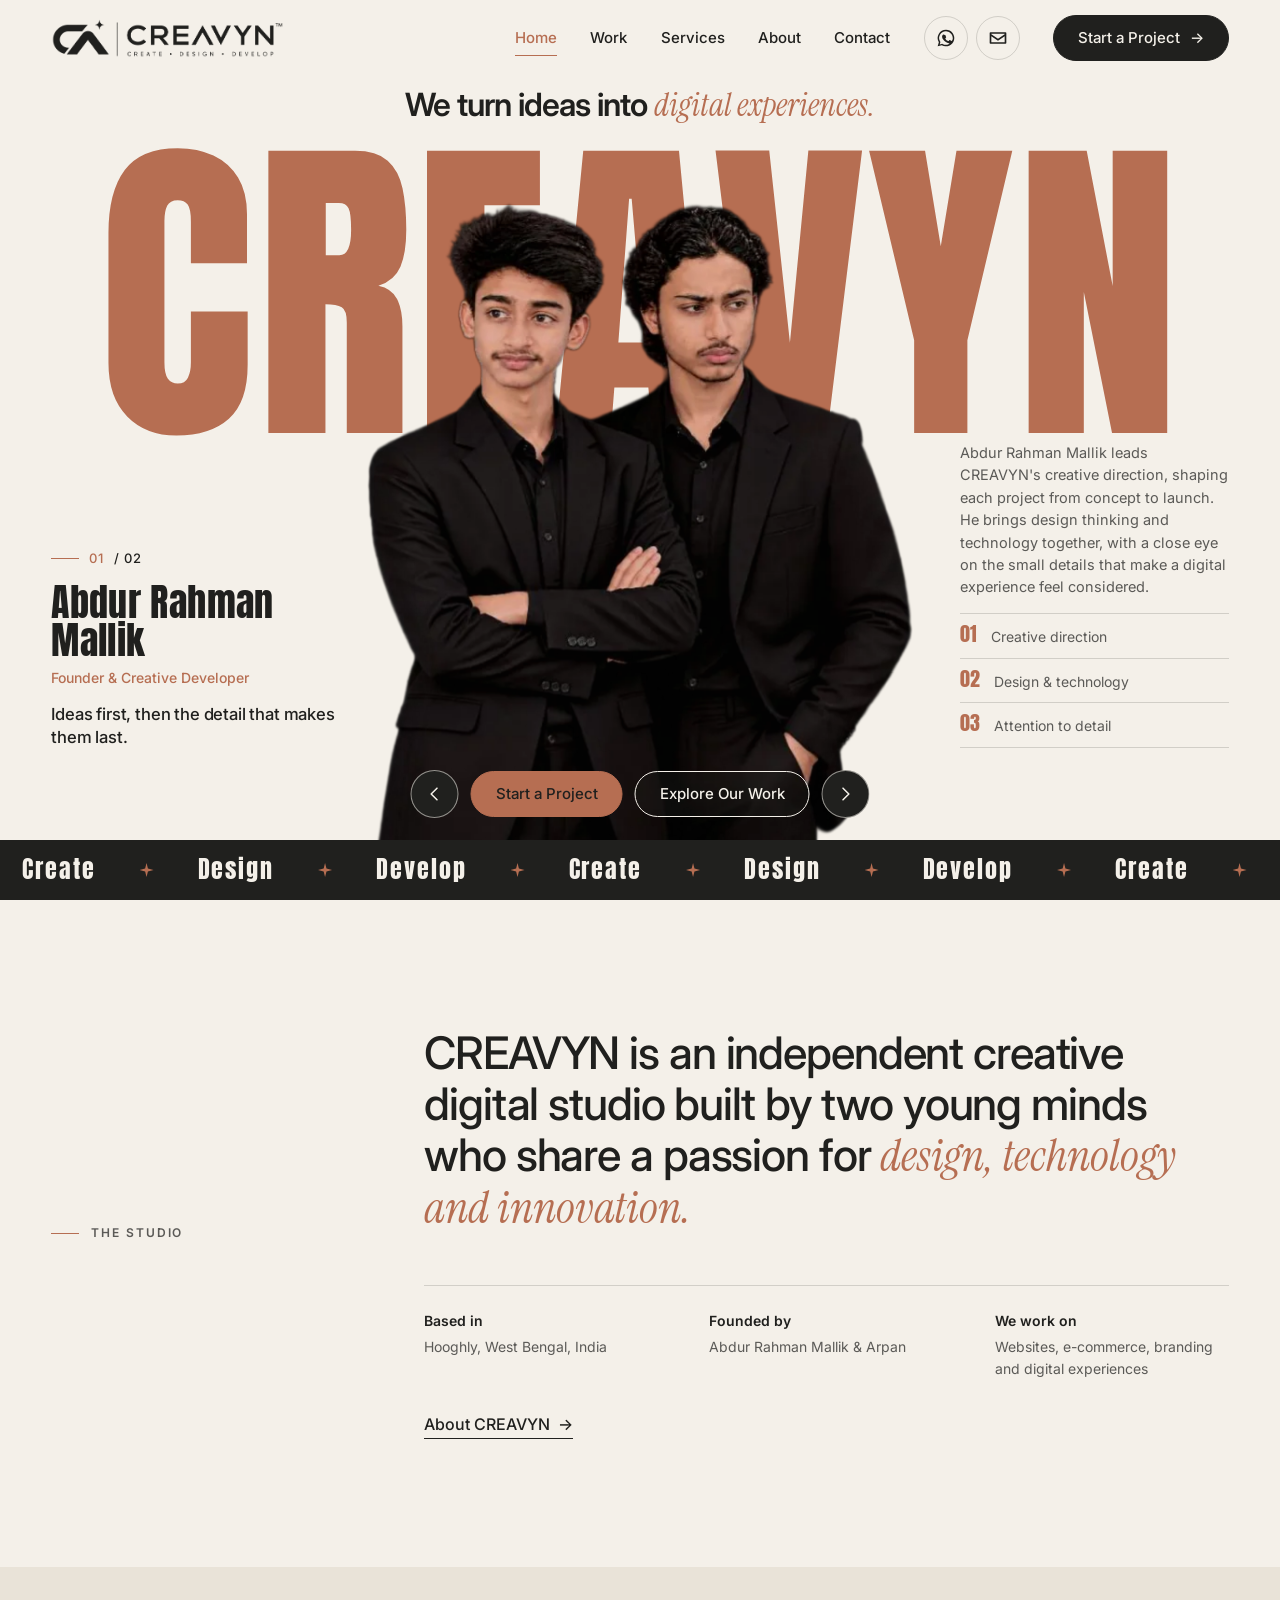
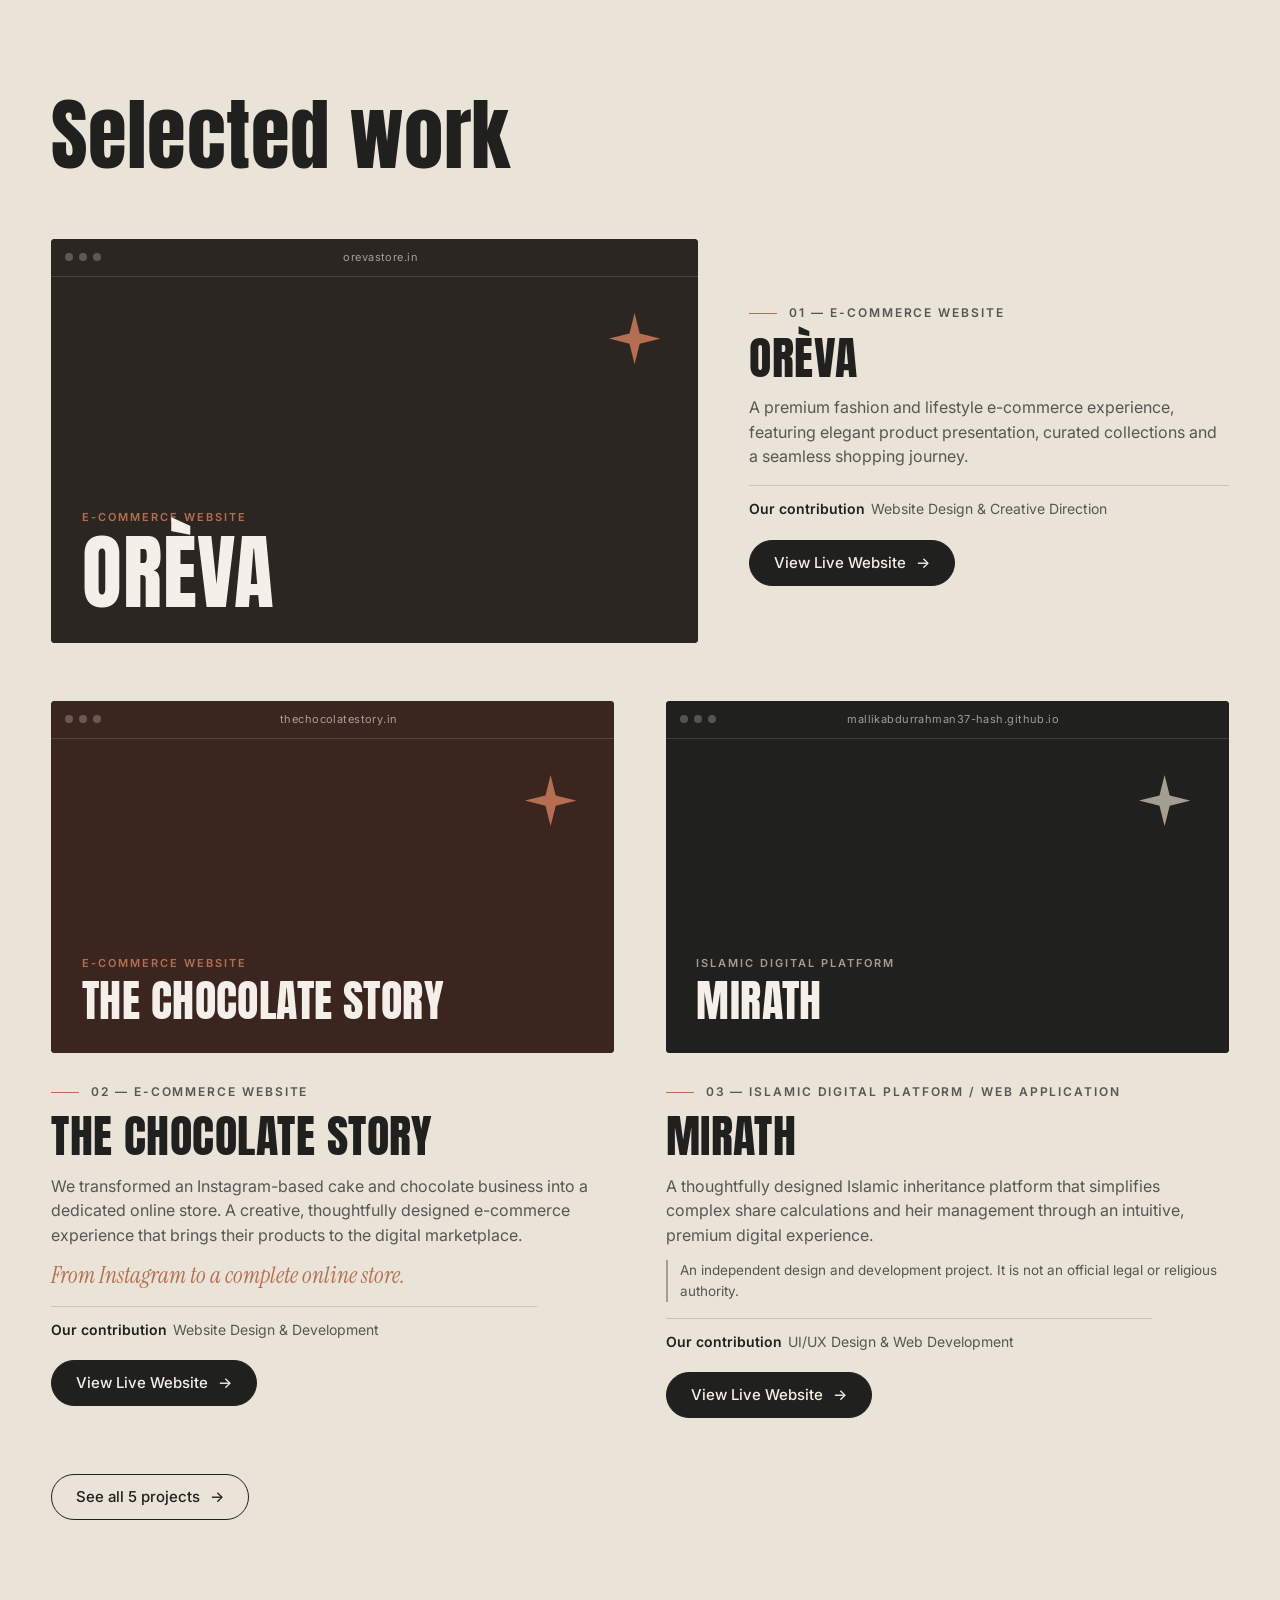
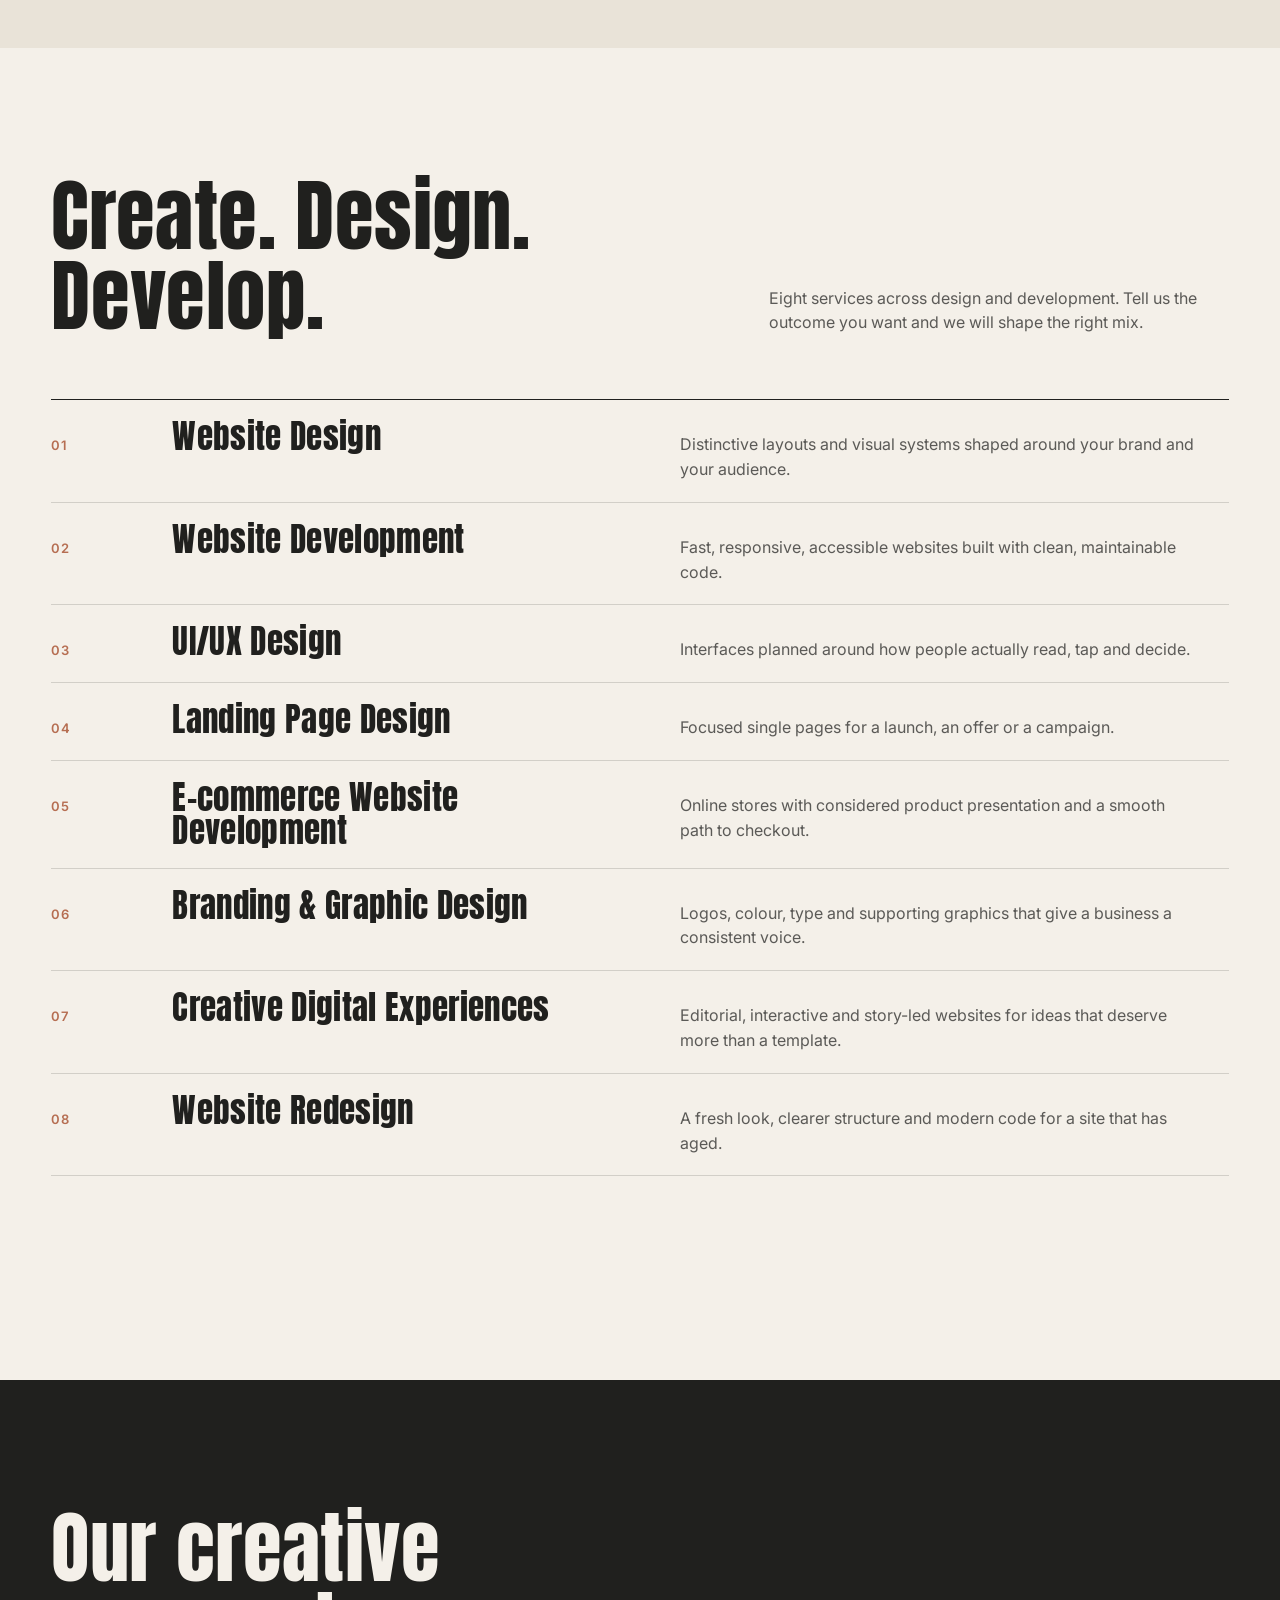
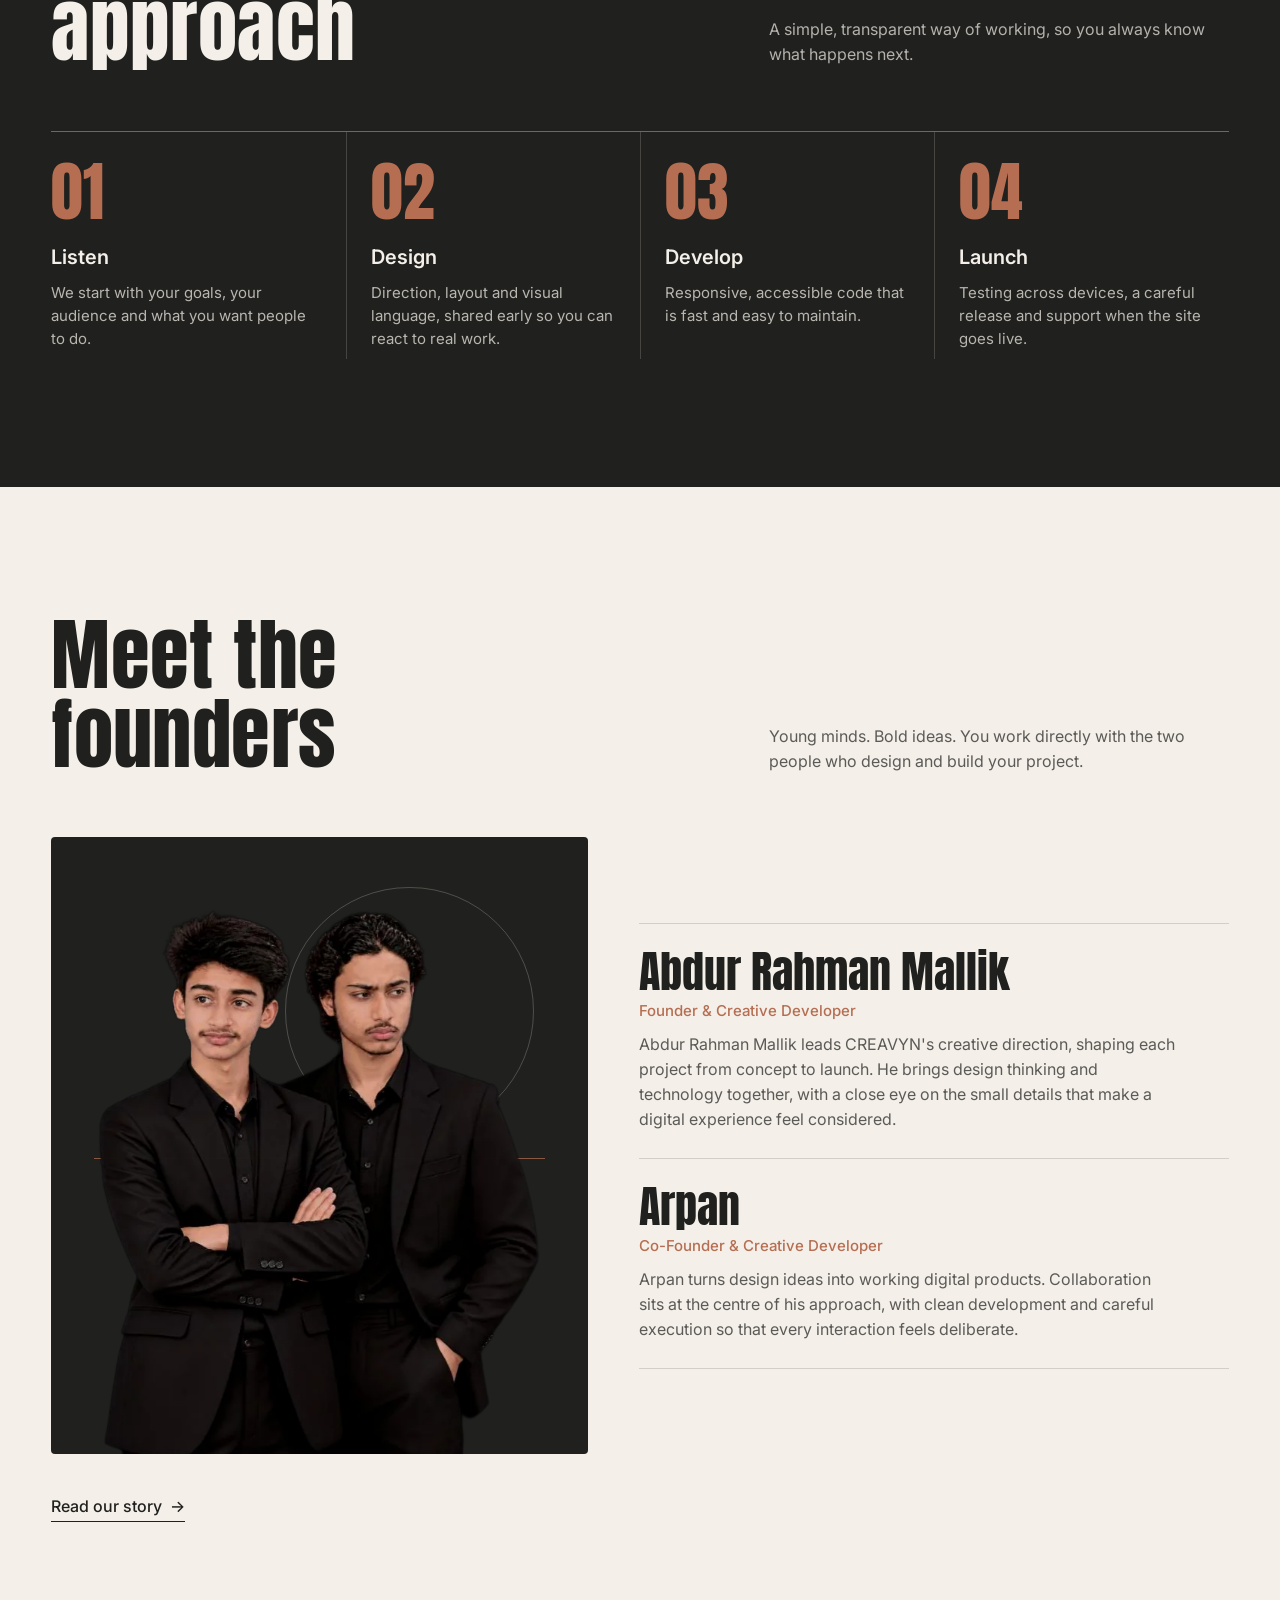
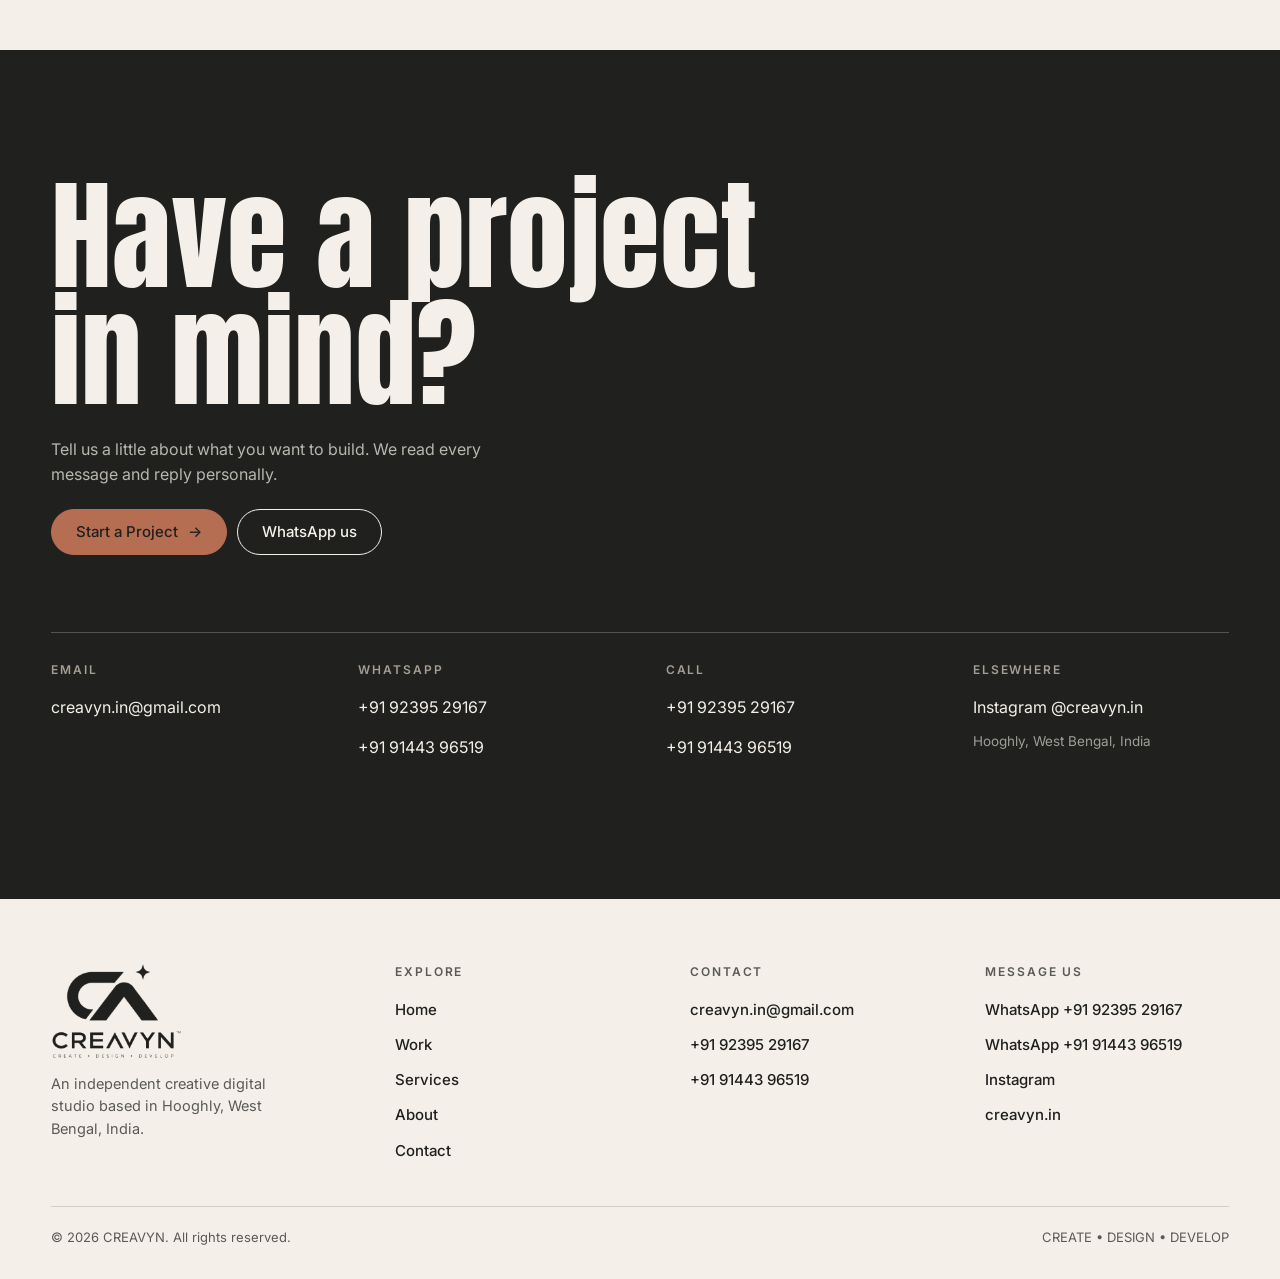
<file: index.html>
<!DOCTYPE html>
<html lang="en" data-page="home">
<head>
<meta charset="utf-8">
<meta name="viewport" content="width=device-width, initial-scale=1, viewport-fit=cover">
<title>CREAVYN | Creative Digital Studio — Website Design &amp; Development in Hooghly, West Bengal</title>
<meta name="description" content="CREAVYN is an independent creative digital studio in Hooghly, West Bengal. We design and develop distinctive websites, e-commerce stores and digital experiences.">
<link rel="canonical" href="https://creavyn.in/">
<meta name="robots" content="index, follow, max-image-preview:large">
<meta name="theme-color" content="#F4F0E9">
<meta property="og:type" content="website">
<meta property="og:site_name" content="CREAVYN">
<meta property="og:title" content="CREAVYN | Creative Digital Studio — Website Design &amp; Development in Hooghly, West Bengal">
<meta property="og:description" content="CREAVYN is an independent creative digital studio in Hooghly, West Bengal. We design and develop distinctive websites, e-commerce stores and digital experiences.">
<meta property="og:url" content="https://creavyn.in/">
<meta property="og:image" content="https://creavyn.in/assets/og-image.png">
<meta property="og:image:width" content="1200">
<meta property="og:image:height" content="630">
<meta property="og:image:alt" content="CREAVYN — CREATE • DESIGN • DEVELOP">
<meta property="og:locale" content="en_IN">
<meta name="twitter:card" content="summary_large_image">
<meta name="twitter:title" content="CREAVYN | Creative Digital Studio — Website Design &amp; Development in Hooghly, West Bengal">
<meta name="twitter:description" content="CREAVYN is an independent creative digital studio in Hooghly, West Bengal. We design and develop distinctive websites, e-commerce stores and digital experiences.">
<meta name="twitter:image" content="https://creavyn.in/assets/og-image.png">
<link rel="icon" href="/favicon.ico" sizes="any">
<link rel="icon" type="image/png" sizes="32x32" href="/favicon-32.png">
<link rel="apple-touch-icon" href="/apple-touch-icon.png">
<link rel="manifest" href="/site.webmanifest">
<link rel="preconnect" href="https://fonts.googleapis.com">
<link rel="preconnect" href="https://fonts.gstatic.com" crossorigin>
<link href="https://fonts.googleapis.com/css2?family=Anton&family=Inter:wght@400;500;600&family=Instrument+Serif:ital@1&display=swap" rel="stylesheet">
<script>(function(){var d=document.documentElement;d.classList.add('js');try{var r=matchMedia('(prefers-reduced-motion:reduce)').matches;var t=+localStorage.getItem('creavyn-intro');if(d.dataset.page==='home'&&!r&&(!t||Date.now()-t>43200000))d.classList.add('intro-on')}catch(e){}})();</script>
<link rel="stylesheet" href="/styles.css">
<noscript><style>.hero-top,.info,.duo,.hero-bar,.strip,.header{opacity:1!important;transform:none!important}.hero-top{transform:translateX(-50%)!important}.ch i{transform:none!important}</style></noscript>

<script type="application/ld+json">{"@context":"https://schema.org","@graph":[{"@type":["Organization","ProfessionalService"],"@id":"https://creavyn.in/#organization","name":"CREAVYN","alternateName":["Creavyn Studio","CREAVYN Creative Studio"],"url":"https://creavyn.in/","logo":"https://creavyn.in/assets/logo-stacked.png","image":"https://creavyn.in/assets/og-image.png","description":"CREAVYN is an independent creative digital studio offering website design, website development, UI/UX design, branding and creative digital experiences.","slogan":"CREATE • DESIGN • DEVELOP","email":"creavyn.in@gmail.com","telephone":["+919239529167","+919144396519"],"sameAs":["https://www.instagram.com/creavyn.in?rpxt=MWdrcGI1ejdleTBnZA=="],"address":{"@type":"PostalAddress","addressLocality":"Hooghly","addressRegion":"West Bengal","addressCountry":"IN"},"areaServed":{"@type":"AdministrativeArea","name":"West Bengal, India"},"founder":[{"@id":"https://creavyn.in/about/#abdur-rahman-mallik"},{"@id":"https://creavyn.in/about/#arpan"}]},{"@type":"WebSite","@id":"https://creavyn.in/#website","url":"https://creavyn.in/","name":"CREAVYN","publisher":{"@id":"https://creavyn.in/#organization"},"inLanguage":"en"},{"@type":"WebPage","@id":"https://creavyn.in/#webpage","url":"https://creavyn.in/","name":"CREAVYN | Creative Digital Studio — Website Design & Development in Hooghly, West Bengal","description":"CREAVYN is an independent creative digital studio in Hooghly, West Bengal. We design and develop distinctive websites, e-commerce stores and digital experiences.","isPartOf":{"@id":"https://creavyn.in/#website"},"about":{"@id":"https://creavyn.in/#organization"},"inLanguage":"en"}]}</script>
</head>
<body>
<a class="skip" href="#main">Skip to content</a>
<header class="header" id="top">
  <a class="logo" href="/" aria-label="CREAVYN home"><img src="/assets/logo-horizontal.png" alt="CREAVYN, create design develop" width="245" height="42"></a>
  <nav class="nav" id="nav" aria-label="Main">
    <a class="link" href="/" aria-current="page">Home</a><a class="link" href="/work/">Work</a><a class="link" href="/services/">Services</a><a class="link" href="/about/">About</a><a class="link" href="/contact/">Contact</a>
    <span class="nav-quick">
      <a class="icon-btn" href="https://wa.me/919239529167?text=Hi%20CREAVYN!%20I'm%20interested%20in%20discussing%20a%20project%20with%20your%20team.%20I'd%20like%20to%20know%20more%20about%20your%20services.%20Can%20we%20discuss%20my%20requirements%3F" target="_blank" rel="noopener noreferrer" aria-label="Message CREAVYN on WhatsApp (opens in a new tab)"><svg viewBox="0 0 24 24" aria-hidden="true"><path d="M12 2a10 10 0 0 0-8.6 15.1L2 22l5-1.3A10 10 0 1 0 12 2Zm0 1.8a8.2 8.2 0 1 1-4.2 15.3l-.3-.2-3 .8.8-2.9-.2-.3A8.2 8.2 0 0 1 12 3.8Zm-3 4c-.2 0-.5.1-.7.4-.3.3-1 1-1 2.4s1 2.8 1.2 3c.1.2 2 3.1 4.9 4.2 2.4.9 2.9.7 3.4.7.5-.1 1.700-.7 1.900-1.400.2-.7.2-1.200.2-1.400-.1-.1-.3-.2-.6-.3l-1.800-.9c-.2-.1-.4-.1-.6.100l-.8 1c-.1.2-.3.2-.6.1a6.700 6.700 0 0 1-3.300-2.900c-.2-.3 0-.4.200-.6l.4-.5.3-.4c.1-.2.100-.3 0-.5l-.8-2c-.2-.5-.4-.4-.6-.4Z"/></svg></a>
      <a class="icon-btn" href="mailto:creavyn.in@gmail.com" aria-label="Email CREAVYN"><svg viewBox="0 0 24 24" aria-hidden="true"><path d="M3 5h18a1 1 0 0 1 1 1v12a1 1 0 0 1-1 1H3a1 1 0 0 1-1-1V6a1 1 0 0 1 1-1Zm1 2v.5l8 5.300 8-5.300V7H4Zm16 2.900-8 5.300-8-5.300V17h16V9.900Z"/></svg></a>
    </span>
    <a class="btn solid" href="/contact/">Start a Project <span class="arr" aria-hidden="true">→</span></a>
    <span class="nav-contact">
      <a href="mailto:creavyn.in@gmail.com">Email</a>
      <a href="https://wa.me/919239529167?text=Hi%20CREAVYN!%20I'm%20interested%20in%20discussing%20a%20project%20with%20your%20team.%20I'd%20like%20to%20know%20more%20about%20your%20services.%20Can%20we%20discuss%20my%20requirements%3F" target="_blank" rel="noopener noreferrer">WhatsApp +91 92395 29167</a>
      <a href="https://wa.me/919144396519?text=Hi%20CREAVYN!%20I'm%20interested%20in%20discussing%20a%20project%20with%20your%20team.%20I'd%20like%20to%20know%20more%20about%20your%20services.%20Can%20we%20discuss%20my%20requirements%3F" target="_blank" rel="noopener noreferrer">WhatsApp +91 91443 96519</a>
      <a href="https://www.instagram.com/creavyn.in?rpxt=MWdrcGI1ejdleTBnZA==" target="_blank" rel="noopener noreferrer">Instagram</a>
    </span>
  </nav>
  <button class="menu-btn" id="menuBtn" type="button" aria-label="Open menu" aria-expanded="false" aria-controls="nav"><span></span><span></span></button>
</header>
<main id="main">

<div class="intro" id="intro" aria-hidden="true"><div class="intro-inner"><div class="intro-mark"></div><div class="intro-line"></div><p class="intro-tag">CREATE • DESIGN • DEVELOP</p></div></div>
<section class="hero" id="hero" style="padding-left:0;padding-right:0;padding-bottom:0" aria-label="CREAVYN introduction">
  <div class="hero-top">
    <h1 class="hero-title">We turn ideas into <em class="ser">digital experiences.</em></h1>
  </div>
  <div class="word-wrap" aria-hidden="true"><div class="word" id="word"></div></div>
  <div class="duo-wrap"><picture>
    <source type="image/webp" srcset="/assets/duo_hero-400.webp 400w, /assets/duo_hero.webp 594w" sizes="(max-width:1024px) 94vw, 40vw">
    <img class="duo" id="duo" src="/assets/duo_hero.png" alt="Abdur Rahman Mallik and Arpan, the two founders of CREAVYN, in black suits" width="594" height="752" fetchpriority="high">
  </picture></div>
  <div class="strip" aria-hidden="true"><div class="track" id="track"></div></div>
  <div class="info info-left" role="group" aria-label="Founder profile"><div class="slot"><div class="fp"><p class="fp-index"><b>01</b> / 02</p><h2 class="fp-name">Abdur Rahman Mallik</h2><p class="fp-role">Founder &amp; Creative Developer</p><p class="fp-line">Ideas first, then the detail that makes them last.</p></div><div class="fp"><p class="fp-index"><b>02</b> / 02</p><h2 class="fp-name">Arpan</h2><p class="fp-role">Co-Founder &amp; Creative Developer</p><p class="fp-line">Creative builds that are thoughtful in every interaction.</p></div></div></div>
  <div class="info info-right" role="group" aria-label="Founder focus areas"><div class="slot"><div class="fp"><p class="fp-bio">Abdur Rahman Mallik leads CREAVYN's creative direction, shaping each project from concept to launch. He brings design thinking and technology together, with a close eye on the small details that make a digital experience feel considered.</p><ul class="stats"><li><strong>01</strong><span>Creative direction</span></li><li><strong>02</strong><span>Design &amp; technology</span></li><li><strong>03</strong><span>Attention to detail</span></li></ul></div><div class="fp"><p class="fp-bio">Arpan turns design ideas into working digital products. Collaboration sits at the centre of his approach, with clean development and careful execution so that every interaction feels deliberate.</p><ul class="stats"><li><strong>01</strong><span>Creative development</span></li><li><strong>02</strong><span>Collaboration</span></li><li><strong>03</strong><span>Thoughtful execution</span></li></ul></div></div></div>
  <div class="hero-bar">
    <button class="arrow" type="button" data-dir="-1" aria-label="Previous founder"><svg viewBox="0 0 24 24" aria-hidden="true"><path d="M15 5l-7 7 7 7"/></svg></button>
    <a class="btn solid" href="/contact/">Start a Project</a>
    <a class="btn ghost" href="/work/">Explore Our Work</a>
    <button class="arrow" type="button" data-dir="1" aria-label="Next founder"><svg viewBox="0 0 24 24" aria-hidden="true"><path d="M9 5l7 7-7 7"/></svg></button>
  </div>
  <p class="sr" id="founderLive" role="status" aria-live="polite"></p>
</section>

<section aria-labelledby="studio-h">
  <div class="wrap statement">
    <p class="eyebrow" data-reveal="up">The studio</p>
    <div>
      <h2 id="studio-h" class="statement-text" data-reveal="blur">CREAVYN is an independent creative digital studio built by two young minds who share a passion for <em class="ser">design, technology and innovation.</em></h2>
      <div class="statement-meta" data-reveal="up" style="--d:150">
        <p><b>Based in</b>Hooghly, West Bengal, India</p>
        <p><b>Founded by</b>Abdur Rahman Mallik &amp; Arpan</p>
        <p><b>We work on</b>Websites, e-commerce, branding and digital experiences</p>
      </div>
      <p style="margin-top:32px;--d:200" data-reveal="up"><a class="text-link" href="/about/">About CREAVYN <span class="arr" aria-hidden="true">→</span></a></p>
    </div>
  </div>
</section>

<section class="alt" id="work" aria-labelledby="work-h">
  <div class="wrap">
    <div class="sec-head">
      <h2 id="work-h" data-reveal="left">Selected work</h2>
      <p data-reveal="right">A look at what we have designed and built. Every project below is live, and each one links straight to the real website.</p>
    </div>
    <div class="project-grid">
      <article class="project project--wide" data-reveal="left" style="--d:0">
  <a class="project-media" href="https://orevastore.in" target="_blank" rel="noopener noreferrer" tabindex="-1" aria-hidden="true" data-parallax-img><div class="mock" role="img" aria-label="ORÈVA project preview card" style="--tone:#2b2622;--accent:#B66E52">
    <div class="mock-bar" aria-hidden="true"><i></i><i></i><i></i><span>orevastore.in</span></div>
    <div class="mock-body" aria-hidden="true"><svg class="mock-star" viewBox="0 0 100 100" aria-hidden="true"><path d="M50 0 60 40 100 50 60 60 50 100 40 60 0 50 40 40Z"/></svg><span class="mock-cat">E-commerce Website</span><span class="mock-title">ORÈVA</span></div>
  </div></a>
  <div class="project-body">
    <p class="eyebrow">01 — E-commerce Website</p>
    <h3>ORÈVA</h3>
    <p class="project-desc">A premium fashion and lifestyle e-commerce experience, featuring elegant product presentation, curated collections and a seamless shopping journey.</p>
    
    
    <p class="project-meta"><b>Our contribution</b>Website Design &amp; Creative Direction</p>
    <a class="btn solid" href="https://orevastore.in" target="_blank" rel="noopener noreferrer">View Live Website <span class="arr" aria-hidden="true">→</span><span class="sr"> — ORÈVA, opens in a new tab</span></a>
  </div>
</article>
      <article class="project project--grid" data-reveal="up" style="--d:0">
  <a class="project-media" href="https://thechocolatestory.in" target="_blank" rel="noopener noreferrer" tabindex="-1" aria-hidden="true" data-parallax-img><div class="mock" role="img" aria-label="THE CHOCOLATE STORY project preview card" style="--tone:#3a261f;--accent:#B66E52">
    <div class="mock-bar" aria-hidden="true"><i></i><i></i><i></i><span>thechocolatestory.in</span></div>
    <div class="mock-body" aria-hidden="true"><svg class="mock-star" viewBox="0 0 100 100" aria-hidden="true"><path d="M50 0 60 40 100 50 60 60 50 100 40 60 0 50 40 40Z"/></svg><span class="mock-cat">E-commerce Website</span><span class="mock-title">THE CHOCOLATE STORY</span></div>
  </div></a>
  <div class="project-body">
    <p class="eyebrow">02 — E-commerce Website</p>
    <h3>THE CHOCOLATE STORY</h3>
    <p class="project-desc">We transformed an Instagram-based cake and chocolate business into a dedicated online store. A creative, thoughtfully designed e-commerce experience that brings their products to the digital marketplace.</p>
    <p class="project-hl">From Instagram to a complete online store.</p>
    
    <p class="project-meta"><b>Our contribution</b>Website Design &amp; Development</p>
    <a class="btn solid" href="https://thechocolatestory.in" target="_blank" rel="noopener noreferrer">View Live Website <span class="arr" aria-hidden="true">→</span><span class="sr"> — THE CHOCOLATE STORY, opens in a new tab</span></a>
  </div>
</article>
      <article class="project project--grid" data-reveal="up" style="--d:120">
  <a class="project-media" href="https://mallikabdurrahman37-hash.github.io/Mirath/entry.html" target="_blank" rel="noopener noreferrer" tabindex="-1" aria-hidden="true" data-parallax-img><div class="mock" role="img" aria-label="MIRATH project preview card" style="--tone:#20201E;--accent:#A49D91">
    <div class="mock-bar" aria-hidden="true"><i></i><i></i><i></i><span>mallikabdurrahman37-hash.github.io</span></div>
    <div class="mock-body" aria-hidden="true"><svg class="mock-star" viewBox="0 0 100 100" aria-hidden="true"><path d="M50 0 60 40 100 50 60 60 50 100 40 60 0 50 40 40Z"/></svg><span class="mock-cat">Islamic Digital Platform</span><span class="mock-title">MIRATH</span></div>
  </div></a>
  <div class="project-body">
    <p class="eyebrow">03 — Islamic Digital Platform / Web Application</p>
    <h3>MIRATH</h3>
    <p class="project-desc">A thoughtfully designed Islamic inheritance platform that simplifies complex share calculations and heir management through an intuitive, premium digital experience.</p>
    
    <p class="project-note">An independent design and development project. It is not an official legal or religious authority.</p>
    <p class="project-meta"><b>Our contribution</b>UI/UX Design &amp; Web Development</p>
    <a class="btn solid" href="https://mallikabdurrahman37-hash.github.io/Mirath/entry.html" target="_blank" rel="noopener noreferrer">View Live Website <span class="arr" aria-hidden="true">→</span><span class="sr"> — MIRATH, opens in a new tab</span></a>
  </div>
</article>
    </div>
    <p style="margin-top:56px" data-reveal="up"><a class="btn ghost" href="/work/">See all 5 projects <span class="arr" aria-hidden="true">→</span></a></p>
  </div>
</section>

<section id="services" aria-labelledby="services-h">
  <div class="wrap">
    <div class="sec-head">
      <h2 id="services-h" data-reveal="left">Create. Design. Develop.</h2>
      <p data-reveal="right">Eight services across design and development. Tell us the outcome you want and we will shape the right mix.</p>
    </div>
    <div class="rows compact">
      <article class="row" data-reveal="up" style="--d:0"><span class="row-n">01</span><h3>Website Design</h3><div><p>Distinctive layouts and visual systems shaped around your brand and your audience.</p></div></article><article class="row" data-reveal="up" style="--d:70"><span class="row-n">02</span><h3>Website Development</h3><div><p>Fast, responsive, accessible websites built with clean, maintainable code.</p></div></article><article class="row" data-reveal="up" style="--d:140"><span class="row-n">03</span><h3>UI/UX Design</h3><div><p>Interfaces planned around how people actually read, tap and decide.</p></div></article><article class="row" data-reveal="up" style="--d:210"><span class="row-n">04</span><h3>Landing Page Design</h3><div><p>Focused single pages for a launch, an offer or a campaign.</p></div></article><article class="row" data-reveal="up" style="--d:0"><span class="row-n">05</span><h3>E-commerce Website Development</h3><div><p>Online stores with considered product presentation and a smooth path to checkout.</p></div></article><article class="row" data-reveal="up" style="--d:70"><span class="row-n">06</span><h3>Branding &amp; Graphic Design</h3><div><p>Logos, colour, type and supporting graphics that give a business a consistent voice.</p></div></article><article class="row" data-reveal="up" style="--d:140"><span class="row-n">07</span><h3>Creative Digital Experiences</h3><div><p>Editorial, interactive and story-led websites for ideas that deserve more than a template.</p></div></article><article class="row" data-reveal="up" style="--d:210"><span class="row-n">08</span><h3>Website Redesign</h3><div><p>A fresh look, clearer structure and modern code for a site that has aged.</p></div></article>
    </div>
    <p style="margin-top:48px" data-reveal="up"><a class="text-link" href="/services/">Explore all services <span class="arr" aria-hidden="true">→</span></a></p>
  </div>
</section>

<section class="dark" id="process" aria-labelledby="process-h">
  <div class="wrap">
    <div class="sec-head">
      <h2 id="process-h" data-reveal="blur">Our creative approach</h2>
      <p data-reveal="right">A simple, transparent way of working, so you always know what happens next.</p>
    </div>
    <ol class="steps">
      <li class="step" data-reveal="left" style="--d:0"><div class="step-n">01</div><h3>Listen</h3><p>We start with your goals, your audience and what you want people to do.</p></li><li class="step" data-reveal="up" style="--d:90"><div class="step-n">02</div><h3>Design</h3><p>Direction, layout and visual language, shared early so you can react to real work.</p></li><li class="step" data-reveal="up" style="--d:180"><div class="step-n">03</div><h3>Develop</h3><p>Responsive, accessible code that is fast and easy to maintain.</p></li><li class="step" data-reveal="right" style="--d:270"><div class="step-n">04</div><h3>Launch</h3><p>Testing across devices, a careful release and support when the site goes live.</p></li>
    </ol>
  </div>
</section>

<section id="founders" aria-labelledby="founders-h">
  <div class="wrap">
    <div class="sec-head">
      <h2 id="founders-h" data-reveal="left">Meet the founders</h2>
      <p data-reveal="right">Young minds. Bold ideas. You work directly with the two people who design and build your project.</p>
    </div>
    <div class="founders">
      <div class="portrait" data-reveal="scale"><picture><source type="image/webp" srcset="/assets/duo_hero-400.webp 400w, /assets/duo_hero.webp 594w" sizes="(max-width:1024px) 80vw, 40vw"><img src="/assets/duo_hero.png" alt="Founders Abdur Rahman Mallik and Arpan of CREAVYN" width="594" height="752" loading="lazy" decoding="async" data-parallax></picture></div>
      <ul class="founder-list">
        <li data-reveal="left"><h3>Abdur Rahman Mallik</h3><p class="role">Founder &amp; Creative Developer</p><p>Abdur Rahman Mallik leads CREAVYN's creative direction, shaping each project from concept to launch. He brings design thinking and technology together, with a close eye on the small details that make a digital experience feel considered.</p></li><li data-reveal="right"><h3>Arpan</h3><p class="role">Co-Founder &amp; Creative Developer</p><p>Arpan turns design ideas into working digital products. Collaboration sits at the centre of his approach, with clean development and careful execution so that every interaction feels deliberate.</p></li>
      </ul>
    </div>
    <p style="margin-top:40px" data-reveal="up"><a class="text-link" href="/about/">Read our story <span class="arr" aria-hidden="true">→</span></a></p>
  </div>
</section>

<section class="dark contact-band" id="contact-preview" aria-labelledby="cta-h">
  <div class="wrap">
    <h2 id="cta-h" data-reveal="blur">Have a project in mind?</h2>
    <p class="lead" data-reveal="up" style="--d:120">Tell us a little about what you want to build. We read every message and reply personally.</p>
    <div class="cta-row" data-reveal="up" style="--d:200">
      <a class="btn solid" href="/contact/">Start a Project <span class="arr" aria-hidden="true">→</span></a>
      <a class="btn ghost" href="https://wa.me/919239529167?text=Hi%20CREAVYN!%20I'm%20interested%20in%20discussing%20a%20project%20with%20your%20team.%20I'd%20like%20to%20know%20more%20about%20your%20services.%20Can%20we%20discuss%20my%20requirements%3F" target="_blank" rel="noopener noreferrer">WhatsApp us<span class="sr"> (opens in a new tab)</span></a>
    </div>
    <div class="contact-grid" data-reveal="up">
    <div><h3>Email</h3><ul><li><a href="mailto:creavyn.in@gmail.com">creavyn.in@gmail.com</a></li></ul></div>
    <div><h3>WhatsApp</h3><ul><li><a href="https://wa.me/919239529167?text=Hi%20CREAVYN!%20I'm%20interested%20in%20discussing%20a%20project%20with%20your%20team.%20I'd%20like%20to%20know%20more%20about%20your%20services.%20Can%20we%20discuss%20my%20requirements%3F" target="_blank" rel="noopener noreferrer">+91 92395 29167<span class="sr"> on WhatsApp, opens in a new tab</span></a></li><li><a href="https://wa.me/919144396519?text=Hi%20CREAVYN!%20I'm%20interested%20in%20discussing%20a%20project%20with%20your%20team.%20I'd%20like%20to%20know%20more%20about%20your%20services.%20Can%20we%20discuss%20my%20requirements%3F" target="_blank" rel="noopener noreferrer">+91 91443 96519<span class="sr"> on WhatsApp, opens in a new tab</span></a></li></ul></div>
    <div><h3>Call</h3><ul><li><a href="tel:+919239529167">+91 92395 29167</a></li><li><a href="tel:+919144396519">+91 91443 96519</a></li></ul></div>
    <div><h3>Elsewhere</h3><ul><li><a href="https://www.instagram.com/creavyn.in?rpxt=MWdrcGI1ejdleTBnZA==" target="_blank" rel="noopener noreferrer">Instagram @creavyn.in<span class="sr"> (opens in a new tab)</span></a></li><li class="sub">Hooghly, West Bengal, India</li></ul></div>
  </div>
  </div>
</section>
</main>
<footer>
  <div class="wrap">
    <div class="foot">
      <div><img src="/assets/logo-stacked.png" alt="CREAVYN, create design develop" width="131" height="96" loading="lazy"><p class="loc">An independent creative digital studio based in Hooghly, West Bengal, India.</p></div>
      <nav aria-label="Footer"><h2>Explore</h2><ul><li><a href="/">Home</a></li><li><a href="/work/">Work</a></li><li><a href="/services/">Services</a></li><li><a href="/about/">About</a></li><li><a href="/contact/">Contact</a></li></ul></nav>
      <div><h2>Contact</h2><ul>
        <li><a href="mailto:creavyn.in@gmail.com">creavyn.in@gmail.com</a></li>
        <li><a href="tel:+919239529167">+91 92395 29167</a></li><li><a href="tel:+919144396519">+91 91443 96519</a></li>
      </ul></div>
      <div><h2>Message us</h2><ul>
        <li><a href="https://wa.me/919239529167?text=Hi%20CREAVYN!%20I'm%20interested%20in%20discussing%20a%20project%20with%20your%20team.%20I'd%20like%20to%20know%20more%20about%20your%20services.%20Can%20we%20discuss%20my%20requirements%3F" target="_blank" rel="noopener noreferrer">WhatsApp +91 92395 29167<span class="sr"> (opens in a new tab)</span></a></li><li><a href="https://wa.me/919144396519?text=Hi%20CREAVYN!%20I'm%20interested%20in%20discussing%20a%20project%20with%20your%20team.%20I'd%20like%20to%20know%20more%20about%20your%20services.%20Can%20we%20discuss%20my%20requirements%3F" target="_blank" rel="noopener noreferrer">WhatsApp +91 91443 96519<span class="sr"> (opens in a new tab)</span></a></li>
        <li><a href="https://www.instagram.com/creavyn.in?rpxt=MWdrcGI1ejdleTBnZA==" target="_blank" rel="noopener noreferrer">Instagram<span class="sr"> (opens in a new tab)</span></a></li>
        <li><a href="https://creavyn.in">creavyn.in</a></li>
      </ul></div>
    </div>
    <div class="legal"><span>&copy; <span id="yr">2026</span> CREAVYN. All rights reserved.</span><span>CREATE • DESIGN • DEVELOP</span></div>
  </div>
</footer>

<script src="/main.js" defer></script>
</body>
</html>
</file>
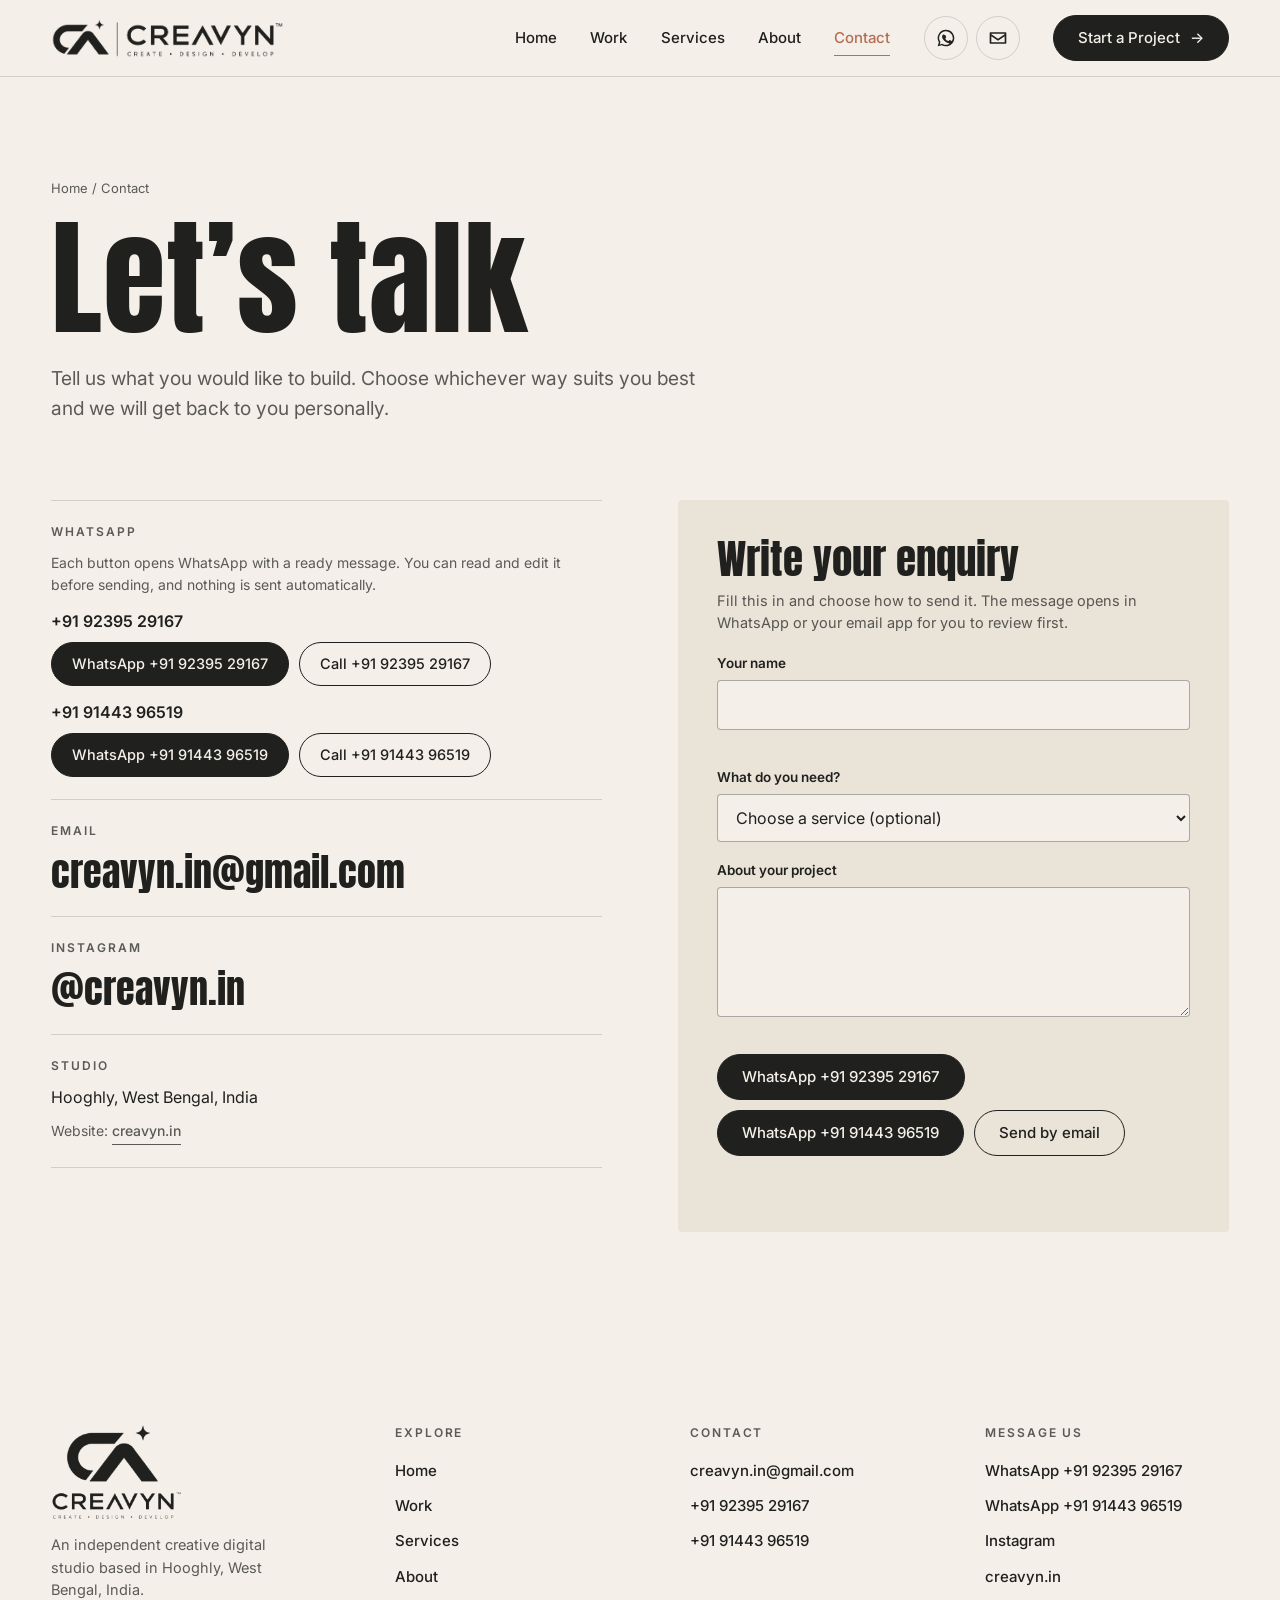
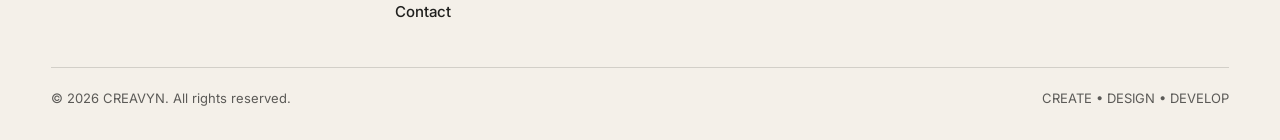
<file: contact/index.html>
<!DOCTYPE html>
<html lang="en" data-page="contact">
<head>
<meta charset="utf-8">
<meta name="viewport" content="width=device-width, initial-scale=1, viewport-fit=cover">
<title>Contact CREAVYN | Start a Project — Hooghly, West Bengal</title>
<meta name="description" content="Start a project with CREAVYN. Message us on WhatsApp, call, email creavyn.in@gmail.com or message us on Instagram. Based in Hooghly, West Bengal, India.">
<link rel="canonical" href="https://creavyn.in/contact/">
<meta name="robots" content="index, follow, max-image-preview:large">
<meta name="theme-color" content="#F4F0E9">
<meta property="og:type" content="website">
<meta property="og:site_name" content="CREAVYN">
<meta property="og:title" content="Contact CREAVYN | Start a Project — Hooghly, West Bengal">
<meta property="og:description" content="Start a project with CREAVYN. Message us on WhatsApp, call, email creavyn.in@gmail.com or message us on Instagram. Based in Hooghly, West Bengal, India.">
<meta property="og:url" content="https://creavyn.in/contact/">
<meta property="og:image" content="https://creavyn.in/assets/og-image.png">
<meta property="og:image:width" content="1200">
<meta property="og:image:height" content="630">
<meta property="og:image:alt" content="CREAVYN — CREATE • DESIGN • DEVELOP">
<meta property="og:locale" content="en_IN">
<meta name="twitter:card" content="summary_large_image">
<meta name="twitter:title" content="Contact CREAVYN | Start a Project — Hooghly, West Bengal">
<meta name="twitter:description" content="Start a project with CREAVYN. Message us on WhatsApp, call, email creavyn.in@gmail.com or message us on Instagram. Based in Hooghly, West Bengal, India.">
<meta name="twitter:image" content="https://creavyn.in/assets/og-image.png">
<link rel="icon" href="/favicon.ico" sizes="any">
<link rel="icon" type="image/png" sizes="32x32" href="/favicon-32.png">
<link rel="apple-touch-icon" href="/apple-touch-icon.png">
<link rel="manifest" href="/site.webmanifest">
<link rel="preconnect" href="https://fonts.googleapis.com">
<link rel="preconnect" href="https://fonts.gstatic.com" crossorigin>
<link href="https://fonts.googleapis.com/css2?family=Anton&family=Inter:wght@400;500;600&family=Instrument+Serif:ital@1&display=swap" rel="stylesheet">
<script>(function(){var d=document.documentElement;d.classList.add('js');try{var r=matchMedia('(prefers-reduced-motion:reduce)').matches;var t=+localStorage.getItem('creavyn-intro');if(d.dataset.page==='home'&&!r&&(!t||Date.now()-t>43200000))d.classList.add('intro-on')}catch(e){}})();</script>
<link rel="stylesheet" href="/styles.css">
<noscript><style>.hero-top,.info,.duo,.hero-bar,.strip,.header{opacity:1!important;transform:none!important}.hero-top{transform:translateX(-50%)!important}.ch i{transform:none!important}</style></noscript>

<script type="application/ld+json">{"@context":"https://schema.org","@graph":[{"@type":["Organization","ProfessionalService"],"@id":"https://creavyn.in/#organization","name":"CREAVYN","alternateName":["Creavyn Studio","CREAVYN Creative Studio"],"url":"https://creavyn.in/","logo":"https://creavyn.in/assets/logo-stacked.png","image":"https://creavyn.in/assets/og-image.png","description":"CREAVYN is an independent creative digital studio offering website design, website development, UI/UX design, branding and creative digital experiences.","slogan":"CREATE • DESIGN • DEVELOP","email":"creavyn.in@gmail.com","telephone":["+919239529167","+919144396519"],"sameAs":["https://www.instagram.com/creavyn.in?rpxt=MWdrcGI1ejdleTBnZA=="],"address":{"@type":"PostalAddress","addressLocality":"Hooghly","addressRegion":"West Bengal","addressCountry":"IN"},"areaServed":{"@type":"AdministrativeArea","name":"West Bengal, India"},"founder":[{"@id":"https://creavyn.in/about/#abdur-rahman-mallik"},{"@id":"https://creavyn.in/about/#arpan"}]},{"@type":"WebSite","@id":"https://creavyn.in/#website","url":"https://creavyn.in/","name":"CREAVYN","publisher":{"@id":"https://creavyn.in/#organization"},"inLanguage":"en"},{"@type":"ContactPage","@id":"https://creavyn.in/contact/#webpage","url":"https://creavyn.in/contact/","name":"Contact CREAVYN | Start a Project — Hooghly, West Bengal","description":"Start a project with CREAVYN. Message us on WhatsApp, call, email creavyn.in@gmail.com or message us on Instagram. Based in Hooghly, West Bengal, India.","isPartOf":{"@id":"https://creavyn.in/#website"},"about":{"@id":"https://creavyn.in/#organization"},"inLanguage":"en"},{"@type":"BreadcrumbList","itemListElement":[{"@type":"ListItem","position":1,"name":"Home","item":"https://creavyn.in/"},{"@type":"ListItem","position":2,"name":"Contact","item":"https://creavyn.in/contact/"}]}]}</script>
</head>
<body>
<a class="skip" href="#main">Skip to content</a>
<header class="header" id="top">
  <a class="logo" href="/" aria-label="CREAVYN home"><img src="/assets/logo-horizontal.png" alt="CREAVYN, create design develop" width="245" height="42"></a>
  <nav class="nav" id="nav" aria-label="Main">
    <a class="link" href="/">Home</a><a class="link" href="/work/">Work</a><a class="link" href="/services/">Services</a><a class="link" href="/about/">About</a><a class="link" href="/contact/" aria-current="page">Contact</a>
    <span class="nav-quick">
      <a class="icon-btn" href="https://wa.me/919239529167?text=Hi%20CREAVYN!%20I'm%20interested%20in%20discussing%20a%20project%20with%20your%20team.%20I'd%20like%20to%20know%20more%20about%20your%20services.%20Can%20we%20discuss%20my%20requirements%3F" target="_blank" rel="noopener noreferrer" aria-label="Message CREAVYN on WhatsApp (opens in a new tab)"><svg viewBox="0 0 24 24" aria-hidden="true"><path d="M12 2a10 10 0 0 0-8.6 15.1L2 22l5-1.3A10 10 0 1 0 12 2Zm0 1.8a8.2 8.2 0 1 1-4.2 15.3l-.3-.2-3 .8.8-2.9-.2-.3A8.2 8.2 0 0 1 12 3.8Zm-3 4c-.2 0-.5.1-.7.4-.3.3-1 1-1 2.4s1 2.8 1.2 3c.1.2 2 3.1 4.9 4.2 2.4.9 2.9.7 3.4.7.5-.1 1.700-.7 1.900-1.400.2-.7.2-1.200.2-1.400-.1-.1-.3-.2-.6-.3l-1.800-.9c-.2-.1-.4-.1-.6.100l-.8 1c-.1.2-.3.2-.6.1a6.700 6.700 0 0 1-3.300-2.900c-.2-.3 0-.4.200-.6l.4-.5.3-.4c.1-.2.100-.3 0-.5l-.8-2c-.2-.5-.4-.4-.6-.4Z"/></svg></a>
      <a class="icon-btn" href="mailto:creavyn.in@gmail.com" aria-label="Email CREAVYN"><svg viewBox="0 0 24 24" aria-hidden="true"><path d="M3 5h18a1 1 0 0 1 1 1v12a1 1 0 0 1-1 1H3a1 1 0 0 1-1-1V6a1 1 0 0 1 1-1Zm1 2v.5l8 5.300 8-5.300V7H4Zm16 2.900-8 5.300-8-5.300V17h16V9.900Z"/></svg></a>
    </span>
    <a class="btn solid" href="/contact/">Start a Project <span class="arr" aria-hidden="true">→</span></a>
    <span class="nav-contact">
      <a href="mailto:creavyn.in@gmail.com">Email</a>
      <a href="https://wa.me/919239529167?text=Hi%20CREAVYN!%20I'm%20interested%20in%20discussing%20a%20project%20with%20your%20team.%20I'd%20like%20to%20know%20more%20about%20your%20services.%20Can%20we%20discuss%20my%20requirements%3F" target="_blank" rel="noopener noreferrer">WhatsApp +91 92395 29167</a>
      <a href="https://wa.me/919144396519?text=Hi%20CREAVYN!%20I'm%20interested%20in%20discussing%20a%20project%20with%20your%20team.%20I'd%20like%20to%20know%20more%20about%20your%20services.%20Can%20we%20discuss%20my%20requirements%3F" target="_blank" rel="noopener noreferrer">WhatsApp +91 91443 96519</a>
      <a href="https://www.instagram.com/creavyn.in?rpxt=MWdrcGI1ejdleTBnZA==" target="_blank" rel="noopener noreferrer">Instagram</a>
    </span>
  </nav>
  <button class="menu-btn" id="menuBtn" type="button" aria-label="Open menu" aria-expanded="false" aria-controls="nav"><span></span><span></span></button>
</header>
<main id="main">

<section class="page-hero">
  <div class="wrap">
    <nav class="crumbs" aria-label="Breadcrumb"><a href="/">Home</a> / Contact</nav>
    <h1 data-reveal="blur">Let’s talk</h1>
    <p class="lead" data-reveal="up" style="--d:150">Tell us what you would like to build. Choose whichever way suits you best and we will get back to you personally.</p>
  </div>
</section>
<section style="padding-top:0">
  <div class="wrap contact-layout">
    <div>
      <div class="method" data-reveal="up"><h2>WhatsApp</h2>
        <p class="note">Each button opens WhatsApp with a ready message. You can read and edit it before sending, and nothing is sent automatically.</p>
        <p class="num">+91 92395 29167</p><div class="pair"><a class="btn solid" href="https://wa.me/919239529167?text=Hi%20CREAVYN!%20I'm%20interested%20in%20discussing%20a%20project%20with%20your%20team.%20I'd%20like%20to%20know%20more%20about%20your%20services.%20Can%20we%20discuss%20my%20requirements%3F" target="_blank" rel="noopener noreferrer">WhatsApp +91 92395 29167<span class="sr"> (opens in a new tab)</span></a><a class="btn ghost" href="tel:+919239529167">Call +91 92395 29167</a></div><p class="num">+91 91443 96519</p><div class="pair"><a class="btn solid" href="https://wa.me/919144396519?text=Hi%20CREAVYN!%20I'm%20interested%20in%20discussing%20a%20project%20with%20your%20team.%20I'd%20like%20to%20know%20more%20about%20your%20services.%20Can%20we%20discuss%20my%20requirements%3F" target="_blank" rel="noopener noreferrer">WhatsApp +91 91443 96519<span class="sr"> (opens in a new tab)</span></a><a class="btn ghost" href="tel:+919144396519">Call +91 91443 96519</a></div>
      </div>
      <div class="method" data-reveal="up"><h2>Email</h2><a class="big-link" href="mailto:creavyn.in@gmail.com">creavyn.in@gmail.com</a></div>
      <div class="method" data-reveal="up"><h2>Instagram</h2><a class="big-link" href="https://www.instagram.com/creavyn.in?rpxt=MWdrcGI1ejdleTBnZA==" target="_blank" rel="noopener noreferrer">@creavyn.in<span class="sr"> (opens in a new tab)</span></a></div>
      <div class="method" data-reveal="up"><h2>Studio</h2><p>Hooghly, West Bengal, India</p><p class="note">Website: <a class="text-link" href="https://creavyn.in">creavyn.in</a></p></div>
    </div>
    <form class="form" id="enquiryForm" data-reveal="up" style="--d:100" novalidate>
      <h2>Write your enquiry</h2>
      <p class="hint">Fill this in and choose how to send it. The message opens in WhatsApp or your email app for you to review first.</p>
      <div class="field"><label for="name">Your name</label><input id="name" name="name" type="text" autocomplete="name" required aria-describedby="nameErr"><span class="err" id="nameErr" role="alert"></span></div>
      <div class="field"><label for="type">What do you need?</label><select id="type" name="type"><option value="">Choose a service (optional)</option><option>Website Design</option><option>Website Development</option><option>UI/UX Design</option><option>Landing Page Design</option><option>E-commerce Website</option><option>Branding &amp; Graphic Design</option><option>Creative Digital Experience</option><option>Website Redesign</option><option>Not sure yet</option></select></div>
      <div class="field"><label for="message">About your project</label><textarea id="message" name="message" required aria-describedby="messageErr"></textarea><span class="err" id="messageErr" role="alert"></span></div>
      <div class="cta-row">
        <button type="button" class="btn solid" data-send="919239529167">WhatsApp +91 92395 29167</button><button type="button" class="btn solid" data-send="919144396519">WhatsApp +91 91443 96519</button>
        <button type="button" class="btn ghost" data-send="email">Send by email</button>
      </div>
      <p class="form-status" id="formStatus" role="status" aria-live="polite"></p>
    </form>
  </div>
</section>
<script type="application/json" id="contactCfg">{"email":"creavyn.in@gmail.com","whatsappMessage":"Hi CREAVYN! I'm interested in discussing a project with your team. I'd like to know more about your services. Can we discuss my requirements?"}</script>
</main>
<footer>
  <div class="wrap">
    <div class="foot">
      <div><img src="/assets/logo-stacked.png" alt="CREAVYN, create design develop" width="131" height="96" loading="lazy"><p class="loc">An independent creative digital studio based in Hooghly, West Bengal, India.</p></div>
      <nav aria-label="Footer"><h2>Explore</h2><ul><li><a href="/">Home</a></li><li><a href="/work/">Work</a></li><li><a href="/services/">Services</a></li><li><a href="/about/">About</a></li><li><a href="/contact/">Contact</a></li></ul></nav>
      <div><h2>Contact</h2><ul>
        <li><a href="mailto:creavyn.in@gmail.com">creavyn.in@gmail.com</a></li>
        <li><a href="tel:+919239529167">+91 92395 29167</a></li><li><a href="tel:+919144396519">+91 91443 96519</a></li>
      </ul></div>
      <div><h2>Message us</h2><ul>
        <li><a href="https://wa.me/919239529167?text=Hi%20CREAVYN!%20I'm%20interested%20in%20discussing%20a%20project%20with%20your%20team.%20I'd%20like%20to%20know%20more%20about%20your%20services.%20Can%20we%20discuss%20my%20requirements%3F" target="_blank" rel="noopener noreferrer">WhatsApp +91 92395 29167<span class="sr"> (opens in a new tab)</span></a></li><li><a href="https://wa.me/919144396519?text=Hi%20CREAVYN!%20I'm%20interested%20in%20discussing%20a%20project%20with%20your%20team.%20I'd%20like%20to%20know%20more%20about%20your%20services.%20Can%20we%20discuss%20my%20requirements%3F" target="_blank" rel="noopener noreferrer">WhatsApp +91 91443 96519<span class="sr"> (opens in a new tab)</span></a></li>
        <li><a href="https://www.instagram.com/creavyn.in?rpxt=MWdrcGI1ejdleTBnZA==" target="_blank" rel="noopener noreferrer">Instagram<span class="sr"> (opens in a new tab)</span></a></li>
        <li><a href="https://creavyn.in">creavyn.in</a></li>
      </ul></div>
    </div>
    <div class="legal"><span>&copy; <span id="yr">2026</span> CREAVYN. All rights reserved.</span><span>CREATE • DESIGN • DEVELOP</span></div>
  </div>
</footer>

<script src="/main.js" defer></script>
</body>
</html>
</file>
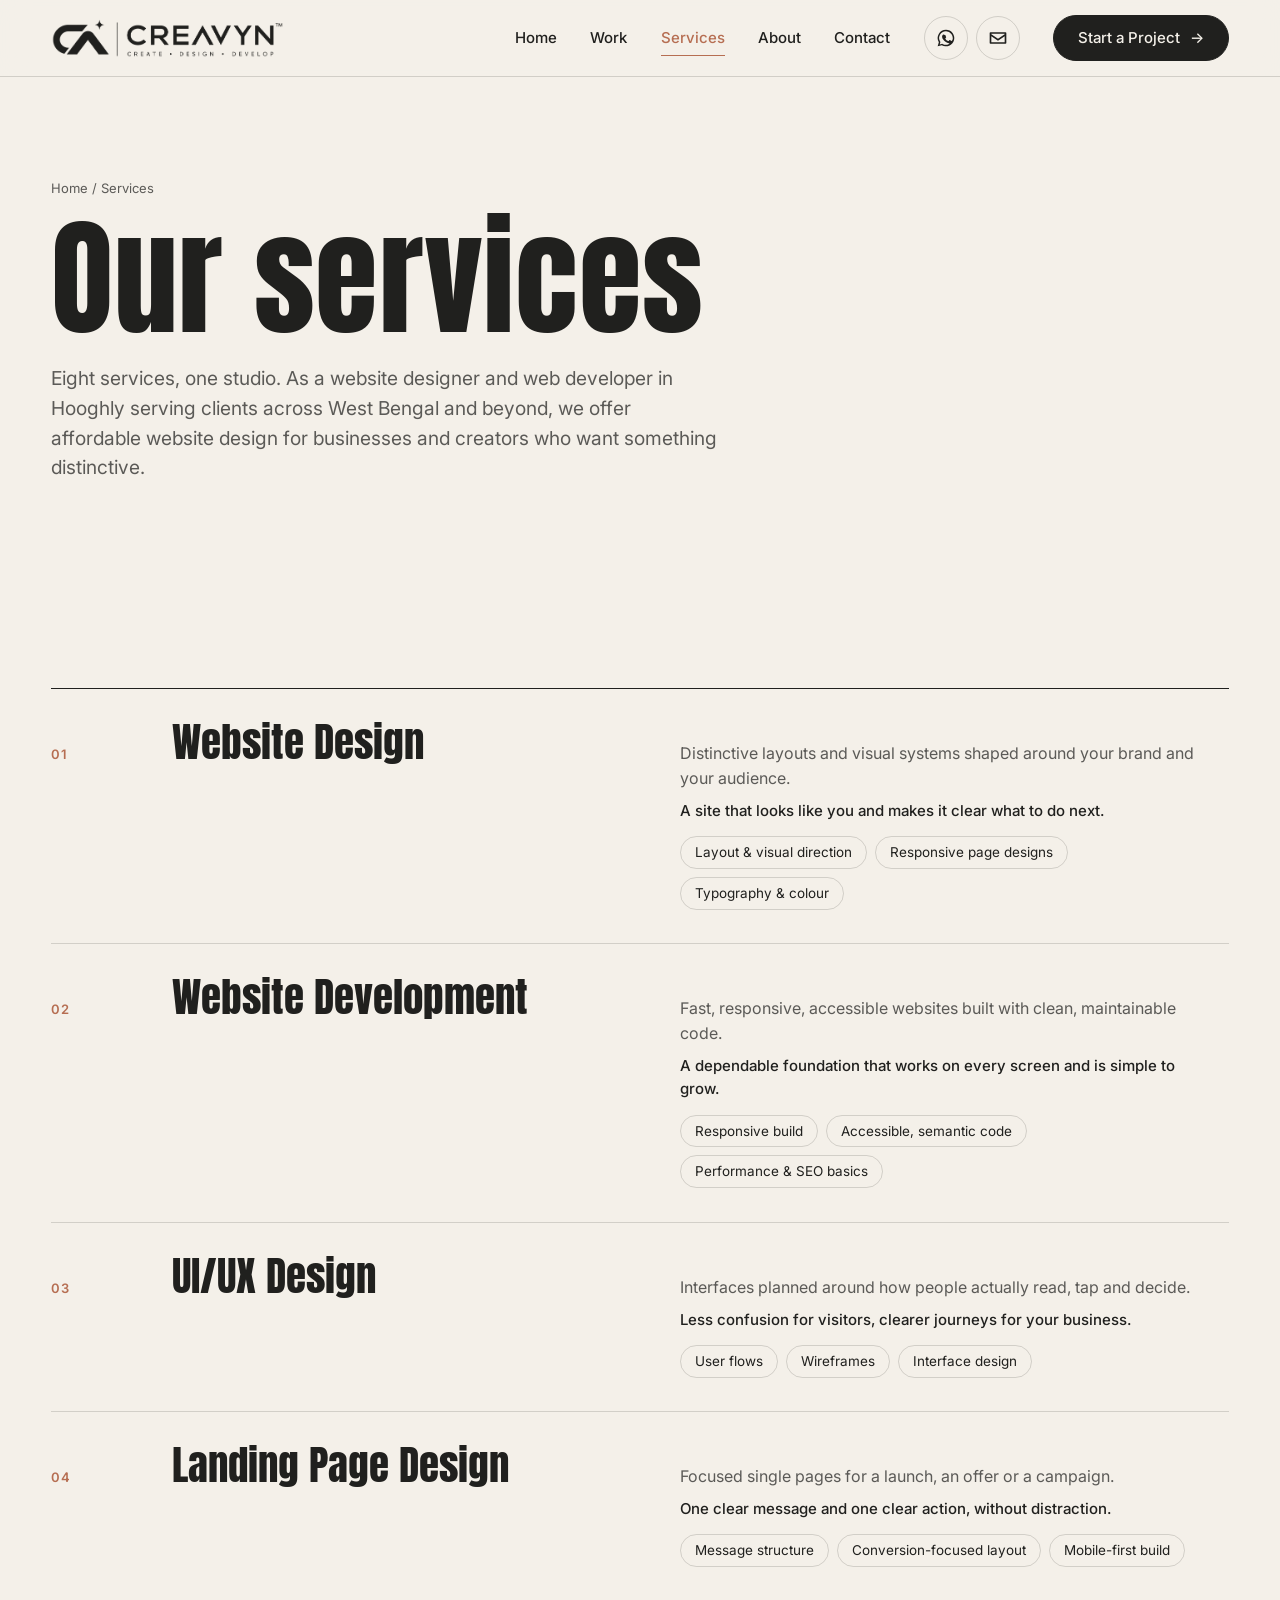
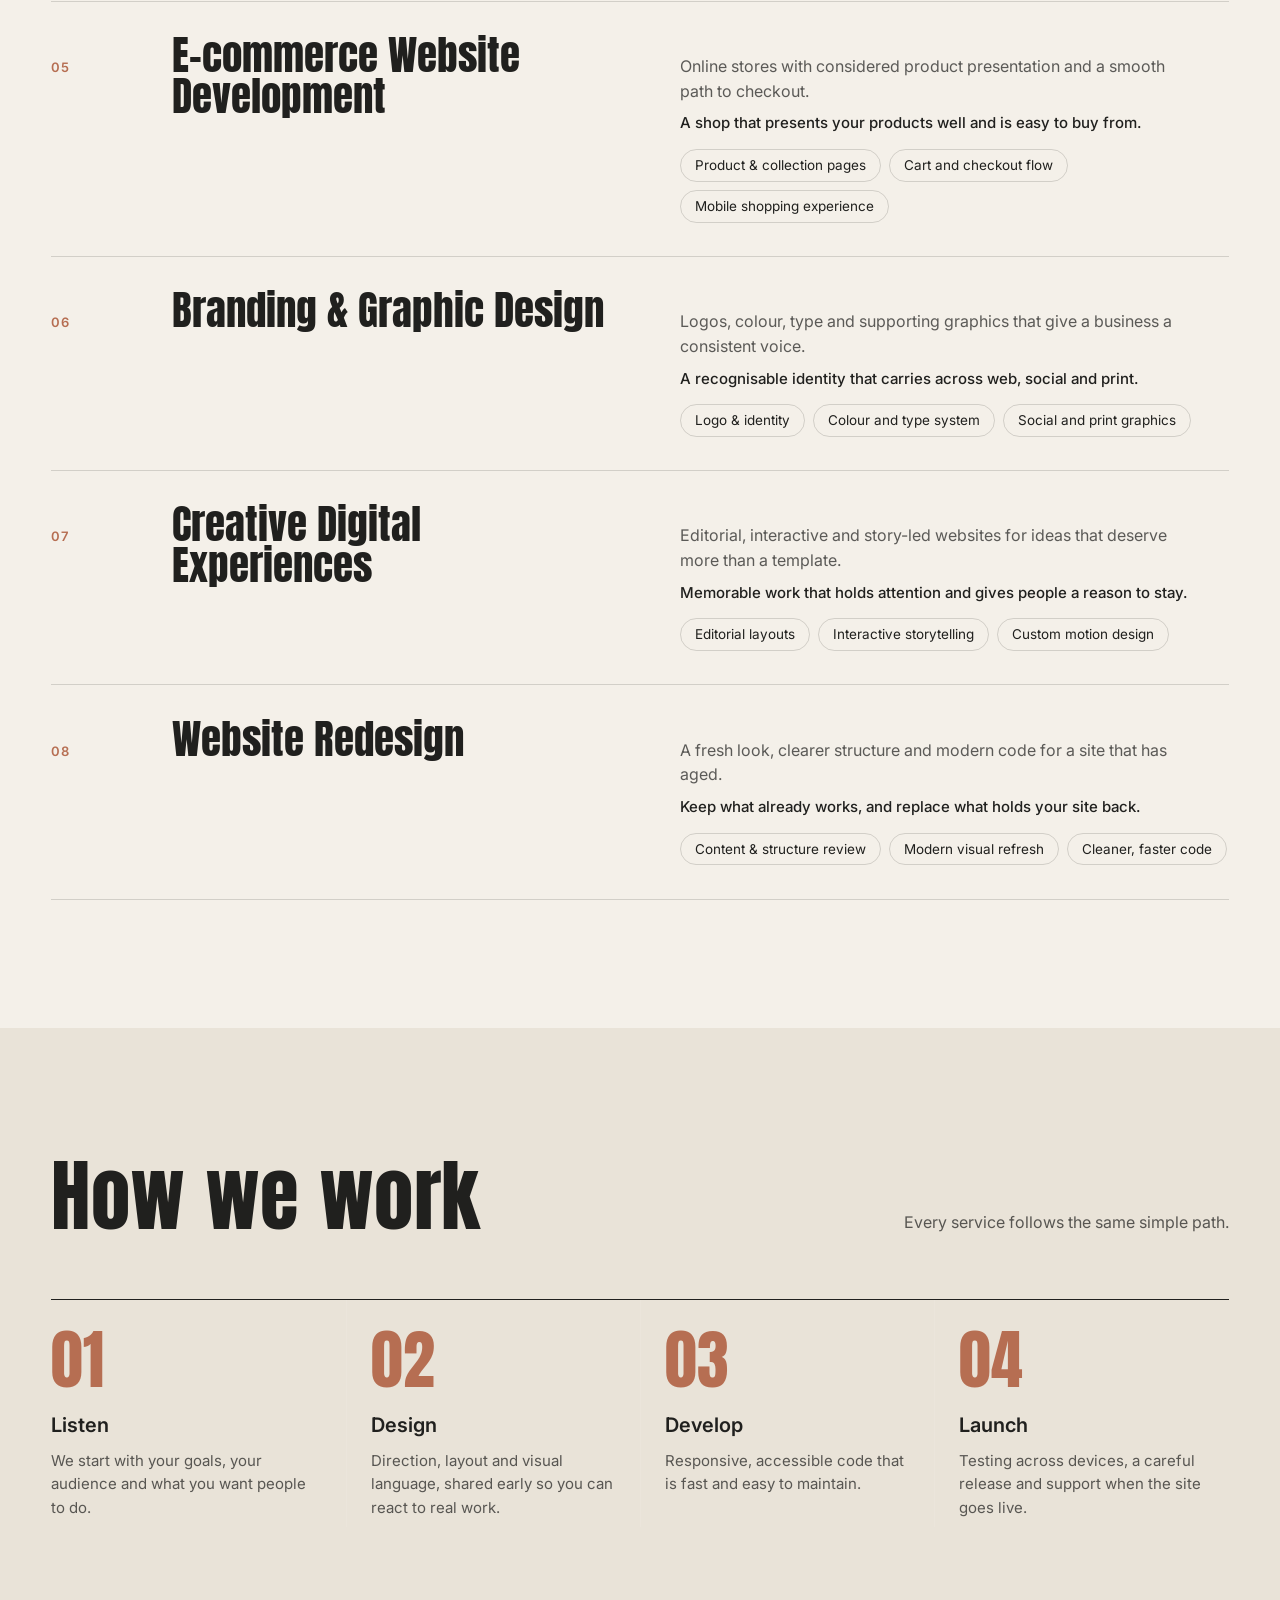
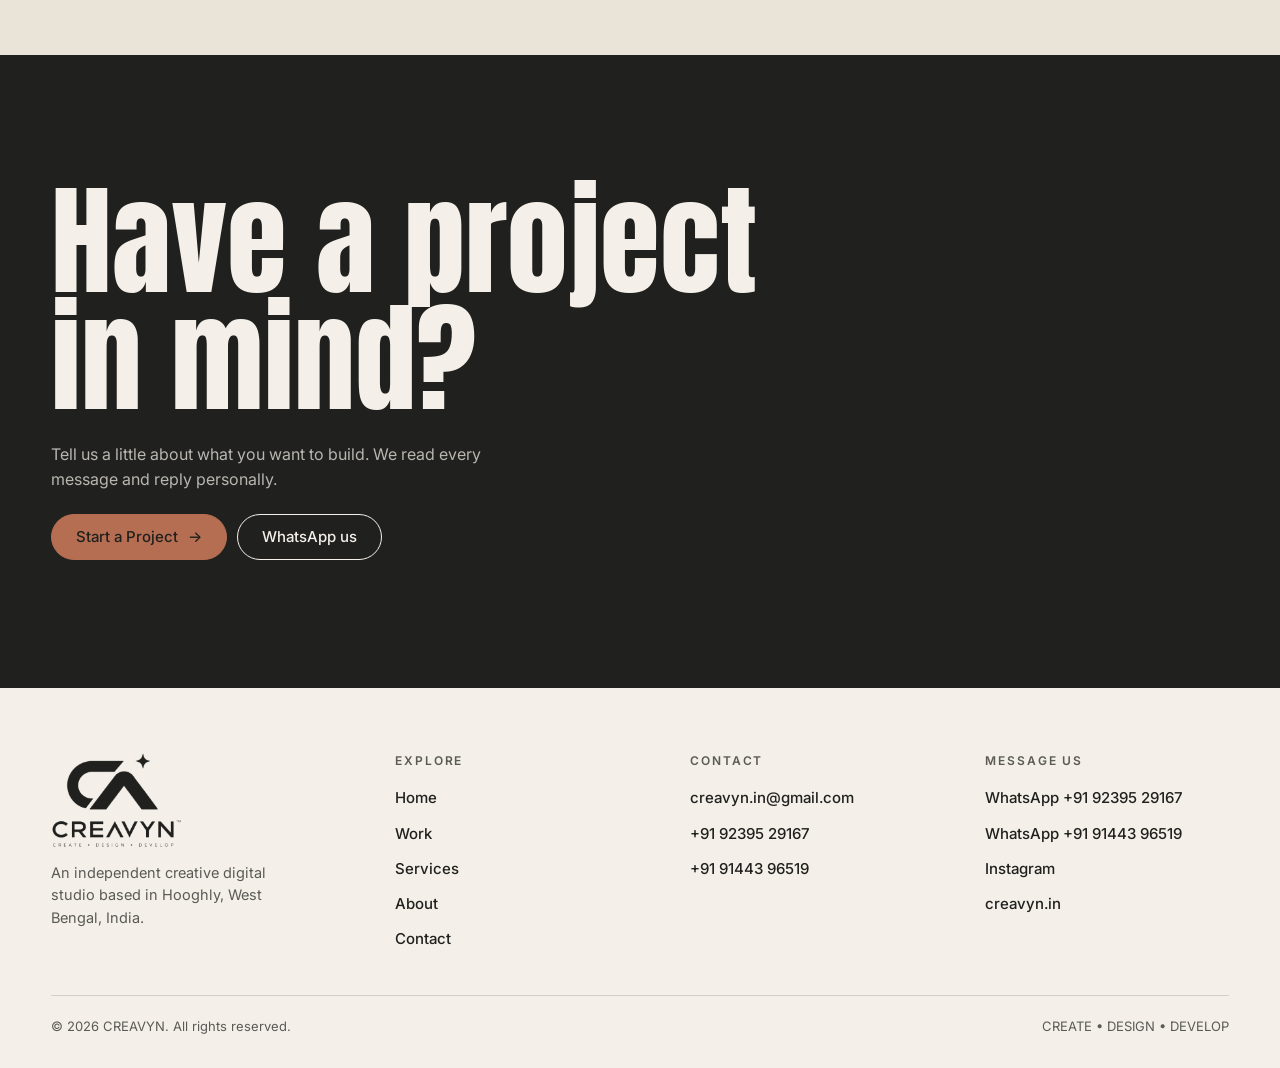
<file: services/index.html>
<!DOCTYPE html>
<html lang="en" data-page="services">
<head>
<meta charset="utf-8">
<meta name="viewport" content="width=device-width, initial-scale=1, viewport-fit=cover">
<title>Services | Website Design, Development &amp; UI/UX — CREAVYN</title>
<meta name="description" content="Website design, website development, UI/UX, landing pages, e-commerce, branding and website redesign from CREAVYN, a web design studio in Hooghly, West Bengal.">
<link rel="canonical" href="https://creavyn.in/services/">
<meta name="robots" content="index, follow, max-image-preview:large">
<meta name="theme-color" content="#F4F0E9">
<meta property="og:type" content="website">
<meta property="og:site_name" content="CREAVYN">
<meta property="og:title" content="Services | Website Design, Development &amp; UI/UX — CREAVYN">
<meta property="og:description" content="Website design, website development, UI/UX, landing pages, e-commerce, branding and website redesign from CREAVYN, a web design studio in Hooghly, West Bengal.">
<meta property="og:url" content="https://creavyn.in/services/">
<meta property="og:image" content="https://creavyn.in/assets/og-image.png">
<meta property="og:image:width" content="1200">
<meta property="og:image:height" content="630">
<meta property="og:image:alt" content="CREAVYN — CREATE • DESIGN • DEVELOP">
<meta property="og:locale" content="en_IN">
<meta name="twitter:card" content="summary_large_image">
<meta name="twitter:title" content="Services | Website Design, Development &amp; UI/UX — CREAVYN">
<meta name="twitter:description" content="Website design, website development, UI/UX, landing pages, e-commerce, branding and website redesign from CREAVYN, a web design studio in Hooghly, West Bengal.">
<meta name="twitter:image" content="https://creavyn.in/assets/og-image.png">
<link rel="icon" href="/favicon.ico" sizes="any">
<link rel="icon" type="image/png" sizes="32x32" href="/favicon-32.png">
<link rel="apple-touch-icon" href="/apple-touch-icon.png">
<link rel="manifest" href="/site.webmanifest">
<link rel="preconnect" href="https://fonts.googleapis.com">
<link rel="preconnect" href="https://fonts.gstatic.com" crossorigin>
<link href="https://fonts.googleapis.com/css2?family=Anton&family=Inter:wght@400;500;600&family=Instrument+Serif:ital@1&display=swap" rel="stylesheet">
<script>(function(){var d=document.documentElement;d.classList.add('js');try{var r=matchMedia('(prefers-reduced-motion:reduce)').matches;var t=+localStorage.getItem('creavyn-intro');if(d.dataset.page==='home'&&!r&&(!t||Date.now()-t>43200000))d.classList.add('intro-on')}catch(e){}})();</script>
<link rel="stylesheet" href="/styles.css">
<noscript><style>.hero-top,.info,.duo,.hero-bar,.strip,.header{opacity:1!important;transform:none!important}.hero-top{transform:translateX(-50%)!important}.ch i{transform:none!important}</style></noscript>

<script type="application/ld+json">{"@context":"https://schema.org","@graph":[{"@type":["Organization","ProfessionalService"],"@id":"https://creavyn.in/#organization","name":"CREAVYN","alternateName":["Creavyn Studio","CREAVYN Creative Studio"],"url":"https://creavyn.in/","logo":"https://creavyn.in/assets/logo-stacked.png","image":"https://creavyn.in/assets/og-image.png","description":"CREAVYN is an independent creative digital studio offering website design, website development, UI/UX design, branding and creative digital experiences.","slogan":"CREATE • DESIGN • DEVELOP","email":"creavyn.in@gmail.com","telephone":["+919239529167","+919144396519"],"sameAs":["https://www.instagram.com/creavyn.in?rpxt=MWdrcGI1ejdleTBnZA=="],"address":{"@type":"PostalAddress","addressLocality":"Hooghly","addressRegion":"West Bengal","addressCountry":"IN"},"areaServed":{"@type":"AdministrativeArea","name":"West Bengal, India"},"founder":[{"@id":"https://creavyn.in/about/#abdur-rahman-mallik"},{"@id":"https://creavyn.in/about/#arpan"}]},{"@type":"WebSite","@id":"https://creavyn.in/#website","url":"https://creavyn.in/","name":"CREAVYN","publisher":{"@id":"https://creavyn.in/#organization"},"inLanguage":"en"},{"@type":"CollectionPage","@id":"https://creavyn.in/services/#webpage","url":"https://creavyn.in/services/","name":"Services | Website Design, Development & UI/UX — CREAVYN","description":"Website design, website development, UI/UX, landing pages, e-commerce, branding and website redesign from CREAVYN, a web design studio in Hooghly, West Bengal.","isPartOf":{"@id":"https://creavyn.in/#website"},"about":{"@id":"https://creavyn.in/#organization"},"inLanguage":"en"},{"@type":"BreadcrumbList","itemListElement":[{"@type":"ListItem","position":1,"name":"Home","item":"https://creavyn.in/"},{"@type":"ListItem","position":2,"name":"Services","item":"https://creavyn.in/services/"}]},{"@type":"Service","@id":"https://creavyn.in/services/#website-design","name":"Website Design","description":"Distinctive layouts and visual systems shaped around your brand and your audience. A site that looks like you and makes it clear what to do next.","provider":{"@id":"https://creavyn.in/#organization"},"areaServed":{"@type":"AdministrativeArea","name":"West Bengal, India"},"url":"https://creavyn.in/services/#website-design"},{"@type":"Service","@id":"https://creavyn.in/services/#website-development","name":"Website Development","description":"Fast, responsive, accessible websites built with clean, maintainable code. A dependable foundation that works on every screen and is simple to grow.","provider":{"@id":"https://creavyn.in/#organization"},"areaServed":{"@type":"AdministrativeArea","name":"West Bengal, India"},"url":"https://creavyn.in/services/#website-development"},{"@type":"Service","@id":"https://creavyn.in/services/#ui-ux-design","name":"UI/UX Design","description":"Interfaces planned around how people actually read, tap and decide. Less confusion for visitors, clearer journeys for your business.","provider":{"@id":"https://creavyn.in/#organization"},"areaServed":{"@type":"AdministrativeArea","name":"West Bengal, India"},"url":"https://creavyn.in/services/#ui-ux-design"},{"@type":"Service","@id":"https://creavyn.in/services/#landing-page-design","name":"Landing Page Design","description":"Focused single pages for a launch, an offer or a campaign. One clear message and one clear action, without distraction.","provider":{"@id":"https://creavyn.in/#organization"},"areaServed":{"@type":"AdministrativeArea","name":"West Bengal, India"},"url":"https://creavyn.in/services/#landing-page-design"},{"@type":"Service","@id":"https://creavyn.in/services/#ecommerce-website-development","name":"E-commerce Website Development","description":"Online stores with considered product presentation and a smooth path to checkout. A shop that presents your products well and is easy to buy from.","provider":{"@id":"https://creavyn.in/#organization"},"areaServed":{"@type":"AdministrativeArea","name":"West Bengal, India"},"url":"https://creavyn.in/services/#ecommerce-website-development"},{"@type":"Service","@id":"https://creavyn.in/services/#branding-graphic-design","name":"Branding & Graphic Design","description":"Logos, colour, type and supporting graphics that give a business a consistent voice. A recognisable identity that carries across web, social and print.","provider":{"@id":"https://creavyn.in/#organization"},"areaServed":{"@type":"AdministrativeArea","name":"West Bengal, India"},"url":"https://creavyn.in/services/#branding-graphic-design"},{"@type":"Service","@id":"https://creavyn.in/services/#creative-digital-experiences","name":"Creative Digital Experiences","description":"Editorial, interactive and story-led websites for ideas that deserve more than a template. Memorable work that holds attention and gives people a reason to stay.","provider":{"@id":"https://creavyn.in/#organization"},"areaServed":{"@type":"AdministrativeArea","name":"West Bengal, India"},"url":"https://creavyn.in/services/#creative-digital-experiences"},{"@type":"Service","@id":"https://creavyn.in/services/#website-redesign","name":"Website Redesign","description":"A fresh look, clearer structure and modern code for a site that has aged. Keep what already works, and replace what holds your site back.","provider":{"@id":"https://creavyn.in/#organization"},"areaServed":{"@type":"AdministrativeArea","name":"West Bengal, India"},"url":"https://creavyn.in/services/#website-redesign"}]}</script>
</head>
<body>
<a class="skip" href="#main">Skip to content</a>
<header class="header" id="top">
  <a class="logo" href="/" aria-label="CREAVYN home"><img src="/assets/logo-horizontal.png" alt="CREAVYN, create design develop" width="245" height="42"></a>
  <nav class="nav" id="nav" aria-label="Main">
    <a class="link" href="/">Home</a><a class="link" href="/work/">Work</a><a class="link" href="/services/" aria-current="page">Services</a><a class="link" href="/about/">About</a><a class="link" href="/contact/">Contact</a>
    <span class="nav-quick">
      <a class="icon-btn" href="https://wa.me/919239529167?text=Hi%20CREAVYN!%20I'm%20interested%20in%20discussing%20a%20project%20with%20your%20team.%20I'd%20like%20to%20know%20more%20about%20your%20services.%20Can%20we%20discuss%20my%20requirements%3F" target="_blank" rel="noopener noreferrer" aria-label="Message CREAVYN on WhatsApp (opens in a new tab)"><svg viewBox="0 0 24 24" aria-hidden="true"><path d="M12 2a10 10 0 0 0-8.6 15.1L2 22l5-1.3A10 10 0 1 0 12 2Zm0 1.8a8.2 8.2 0 1 1-4.2 15.3l-.3-.2-3 .8.8-2.9-.2-.3A8.2 8.2 0 0 1 12 3.8Zm-3 4c-.2 0-.5.1-.7.4-.3.3-1 1-1 2.4s1 2.8 1.2 3c.1.2 2 3.1 4.9 4.2 2.4.9 2.9.7 3.4.7.5-.1 1.700-.7 1.900-1.400.2-.7.2-1.200.2-1.400-.1-.1-.3-.2-.6-.3l-1.800-.9c-.2-.1-.4-.1-.6.100l-.8 1c-.1.2-.3.2-.6.1a6.700 6.700 0 0 1-3.300-2.900c-.2-.3 0-.4.200-.6l.4-.5.3-.4c.1-.2.100-.3 0-.5l-.8-2c-.2-.5-.4-.4-.6-.4Z"/></svg></a>
      <a class="icon-btn" href="mailto:creavyn.in@gmail.com" aria-label="Email CREAVYN"><svg viewBox="0 0 24 24" aria-hidden="true"><path d="M3 5h18a1 1 0 0 1 1 1v12a1 1 0 0 1-1 1H3a1 1 0 0 1-1-1V6a1 1 0 0 1 1-1Zm1 2v.5l8 5.300 8-5.300V7H4Zm16 2.900-8 5.300-8-5.300V17h16V9.900Z"/></svg></a>
    </span>
    <a class="btn solid" href="/contact/">Start a Project <span class="arr" aria-hidden="true">→</span></a>
    <span class="nav-contact">
      <a href="mailto:creavyn.in@gmail.com">Email</a>
      <a href="https://wa.me/919239529167?text=Hi%20CREAVYN!%20I'm%20interested%20in%20discussing%20a%20project%20with%20your%20team.%20I'd%20like%20to%20know%20more%20about%20your%20services.%20Can%20we%20discuss%20my%20requirements%3F" target="_blank" rel="noopener noreferrer">WhatsApp +91 92395 29167</a>
      <a href="https://wa.me/919144396519?text=Hi%20CREAVYN!%20I'm%20interested%20in%20discussing%20a%20project%20with%20your%20team.%20I'd%20like%20to%20know%20more%20about%20your%20services.%20Can%20we%20discuss%20my%20requirements%3F" target="_blank" rel="noopener noreferrer">WhatsApp +91 91443 96519</a>
      <a href="https://www.instagram.com/creavyn.in?rpxt=MWdrcGI1ejdleTBnZA==" target="_blank" rel="noopener noreferrer">Instagram</a>
    </span>
  </nav>
  <button class="menu-btn" id="menuBtn" type="button" aria-label="Open menu" aria-expanded="false" aria-controls="nav"><span></span><span></span></button>
</header>
<main id="main">

<section class="page-hero">
  <div class="wrap">
    <nav class="crumbs" aria-label="Breadcrumb"><a href="/">Home</a> / Services</nav>
    <h1 data-reveal="blur">Our services</h1>
    <p class="lead" data-reveal="up" style="--d:150">Eight services, one studio. As a website designer and web developer in Hooghly serving clients across West Bengal and beyond, we offer affordable website design for businesses and creators who want something distinctive.</p>
  </div>
</section>
<section aria-label="All services">
  <div class="wrap">
    <div class="rows">
      <article class="row" id="website-design" data-reveal="left"><span class="row-n">01</span><h2 style="font-family:var(--display);font-weight:400;font-size:clamp(28px,3.2vw,48px);line-height:1">Website Design</h2><div><p>Distinctive layouts and visual systems shaped around your brand and your audience.</p><p class="value">A site that looks like you and makes it clear what to do next.</p><ul><li>Layout &amp; visual direction</li><li>Responsive page designs</li><li>Typography &amp; colour</li></ul></div></article><article class="row" id="website-development" data-reveal="right"><span class="row-n">02</span><h2 style="font-family:var(--display);font-weight:400;font-size:clamp(28px,3.2vw,48px);line-height:1">Website Development</h2><div><p>Fast, responsive, accessible websites built with clean, maintainable code.</p><p class="value">A dependable foundation that works on every screen and is simple to grow.</p><ul><li>Responsive build</li><li>Accessible, semantic code</li><li>Performance &amp; SEO basics</li></ul></div></article><article class="row" id="ui-ux-design" data-reveal="left"><span class="row-n">03</span><h2 style="font-family:var(--display);font-weight:400;font-size:clamp(28px,3.2vw,48px);line-height:1">UI/UX Design</h2><div><p>Interfaces planned around how people actually read, tap and decide.</p><p class="value">Less confusion for visitors, clearer journeys for your business.</p><ul><li>User flows</li><li>Wireframes</li><li>Interface design</li></ul></div></article><article class="row" id="landing-page-design" data-reveal="right"><span class="row-n">04</span><h2 style="font-family:var(--display);font-weight:400;font-size:clamp(28px,3.2vw,48px);line-height:1">Landing Page Design</h2><div><p>Focused single pages for a launch, an offer or a campaign.</p><p class="value">One clear message and one clear action, without distraction.</p><ul><li>Message structure</li><li>Conversion-focused layout</li><li>Mobile-first build</li></ul></div></article><article class="row" id="ecommerce-website-development" data-reveal="left"><span class="row-n">05</span><h2 style="font-family:var(--display);font-weight:400;font-size:clamp(28px,3.2vw,48px);line-height:1">E-commerce Website Development</h2><div><p>Online stores with considered product presentation and a smooth path to checkout.</p><p class="value">A shop that presents your products well and is easy to buy from.</p><ul><li>Product &amp; collection pages</li><li>Cart and checkout flow</li><li>Mobile shopping experience</li></ul></div></article><article class="row" id="branding-graphic-design" data-reveal="right"><span class="row-n">06</span><h2 style="font-family:var(--display);font-weight:400;font-size:clamp(28px,3.2vw,48px);line-height:1">Branding &amp; Graphic Design</h2><div><p>Logos, colour, type and supporting graphics that give a business a consistent voice.</p><p class="value">A recognisable identity that carries across web, social and print.</p><ul><li>Logo &amp; identity</li><li>Colour and type system</li><li>Social and print graphics</li></ul></div></article><article class="row" id="creative-digital-experiences" data-reveal="left"><span class="row-n">07</span><h2 style="font-family:var(--display);font-weight:400;font-size:clamp(28px,3.2vw,48px);line-height:1">Creative Digital Experiences</h2><div><p>Editorial, interactive and story-led websites for ideas that deserve more than a template.</p><p class="value">Memorable work that holds attention and gives people a reason to stay.</p><ul><li>Editorial layouts</li><li>Interactive storytelling</li><li>Custom motion design</li></ul></div></article><article class="row" id="website-redesign" data-reveal="right"><span class="row-n">08</span><h2 style="font-family:var(--display);font-weight:400;font-size:clamp(28px,3.2vw,48px);line-height:1">Website Redesign</h2><div><p>A fresh look, clearer structure and modern code for a site that has aged.</p><p class="value">Keep what already works, and replace what holds your site back.</p><ul><li>Content &amp; structure review</li><li>Modern visual refresh</li><li>Cleaner, faster code</li></ul></div></article>
    </div>
  </div>
</section>
<section class="alt" aria-labelledby="process-h">
  <div class="wrap">
    <div class="sec-head"><h2 id="process-h" data-reveal="left">How we work</h2><p data-reveal="right">Every service follows the same simple path.</p></div>
    <ol class="steps" style="border-top-color:var(--charcoal)">
      <li class="step" style="color:var(--charcoal);--d:0" data-reveal="up"><div class="step-n">01</div><h3>Listen</h3><p style="color:var(--ink-soft)">We start with your goals, your audience and what you want people to do.</p></li><li class="step" style="color:var(--charcoal);--d:90" data-reveal="up"><div class="step-n">02</div><h3>Design</h3><p style="color:var(--ink-soft)">Direction, layout and visual language, shared early so you can react to real work.</p></li><li class="step" style="color:var(--charcoal);--d:180" data-reveal="up"><div class="step-n">03</div><h3>Develop</h3><p style="color:var(--ink-soft)">Responsive, accessible code that is fast and easy to maintain.</p></li><li class="step" style="color:var(--charcoal);--d:270" data-reveal="up"><div class="step-n">04</div><h3>Launch</h3><p style="color:var(--ink-soft)">Testing across devices, a careful release and support when the site goes live.</p></li>
    </ol>
  </div>
</section>
<section class="dark contact-band" id="contact-preview" aria-labelledby="cta-h">
  <div class="wrap">
    <h2 id="cta-h" data-reveal="blur">Have a project in mind?</h2>
    <p class="lead" data-reveal="up" style="--d:120">Tell us a little about what you want to build. We read every message and reply personally.</p>
    <div class="cta-row" data-reveal="up" style="--d:200">
      <a class="btn solid" href="/contact/">Start a Project <span class="arr" aria-hidden="true">→</span></a>
      <a class="btn ghost" href="https://wa.me/919239529167?text=Hi%20CREAVYN!%20I'm%20interested%20in%20discussing%20a%20project%20with%20your%20team.%20I'd%20like%20to%20know%20more%20about%20your%20services.%20Can%20we%20discuss%20my%20requirements%3F" target="_blank" rel="noopener noreferrer">WhatsApp us<span class="sr"> (opens in a new tab)</span></a>
    </div>
    
  </div>
</section>
</main>
<footer>
  <div class="wrap">
    <div class="foot">
      <div><img src="/assets/logo-stacked.png" alt="CREAVYN, create design develop" width="131" height="96" loading="lazy"><p class="loc">An independent creative digital studio based in Hooghly, West Bengal, India.</p></div>
      <nav aria-label="Footer"><h2>Explore</h2><ul><li><a href="/">Home</a></li><li><a href="/work/">Work</a></li><li><a href="/services/">Services</a></li><li><a href="/about/">About</a></li><li><a href="/contact/">Contact</a></li></ul></nav>
      <div><h2>Contact</h2><ul>
        <li><a href="mailto:creavyn.in@gmail.com">creavyn.in@gmail.com</a></li>
        <li><a href="tel:+919239529167">+91 92395 29167</a></li><li><a href="tel:+919144396519">+91 91443 96519</a></li>
      </ul></div>
      <div><h2>Message us</h2><ul>
        <li><a href="https://wa.me/919239529167?text=Hi%20CREAVYN!%20I'm%20interested%20in%20discussing%20a%20project%20with%20your%20team.%20I'd%20like%20to%20know%20more%20about%20your%20services.%20Can%20we%20discuss%20my%20requirements%3F" target="_blank" rel="noopener noreferrer">WhatsApp +91 92395 29167<span class="sr"> (opens in a new tab)</span></a></li><li><a href="https://wa.me/919144396519?text=Hi%20CREAVYN!%20I'm%20interested%20in%20discussing%20a%20project%20with%20your%20team.%20I'd%20like%20to%20know%20more%20about%20your%20services.%20Can%20we%20discuss%20my%20requirements%3F" target="_blank" rel="noopener noreferrer">WhatsApp +91 91443 96519<span class="sr"> (opens in a new tab)</span></a></li>
        <li><a href="https://www.instagram.com/creavyn.in?rpxt=MWdrcGI1ejdleTBnZA==" target="_blank" rel="noopener noreferrer">Instagram<span class="sr"> (opens in a new tab)</span></a></li>
        <li><a href="https://creavyn.in">creavyn.in</a></li>
      </ul></div>
    </div>
    <div class="legal"><span>&copy; <span id="yr">2026</span> CREAVYN. All rights reserved.</span><span>CREATE • DESIGN • DEVELOP</span></div>
  </div>
</footer>

<script src="/main.js" defer></script>
</body>
</html>
</file>
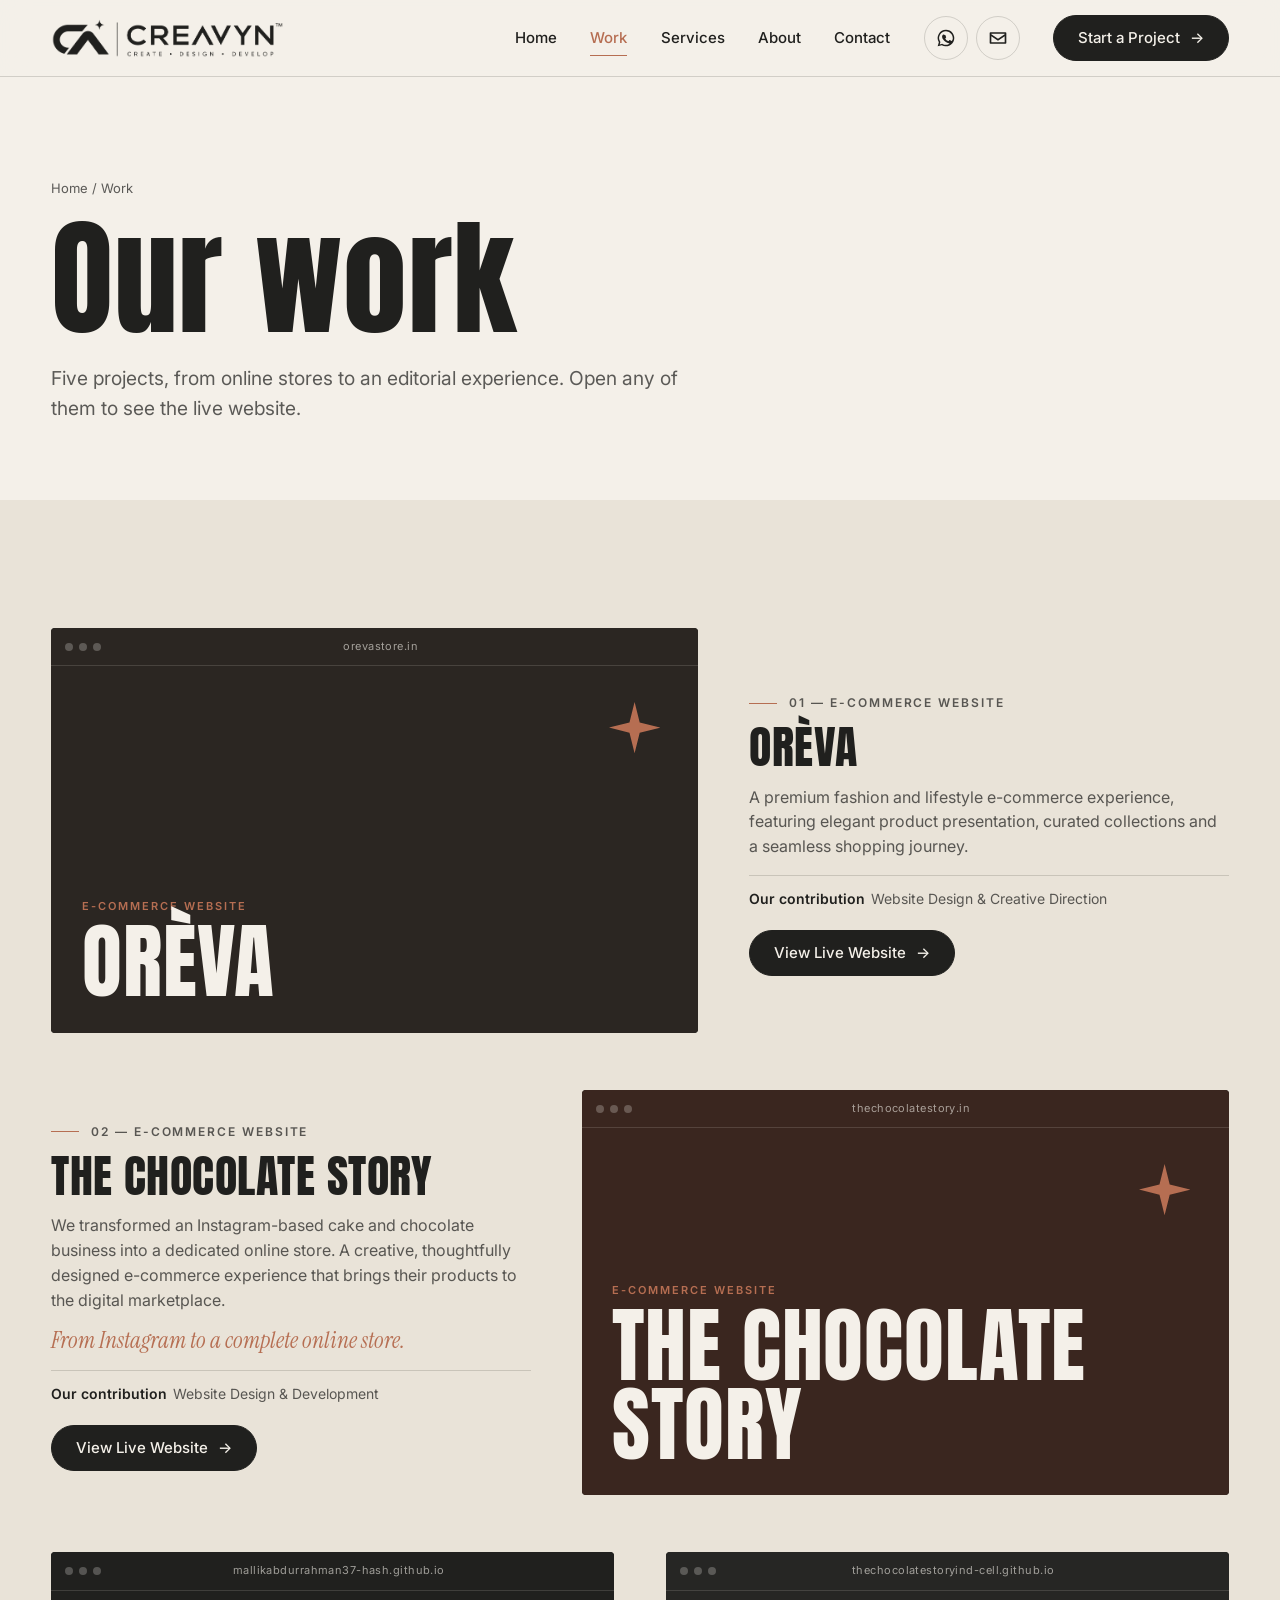
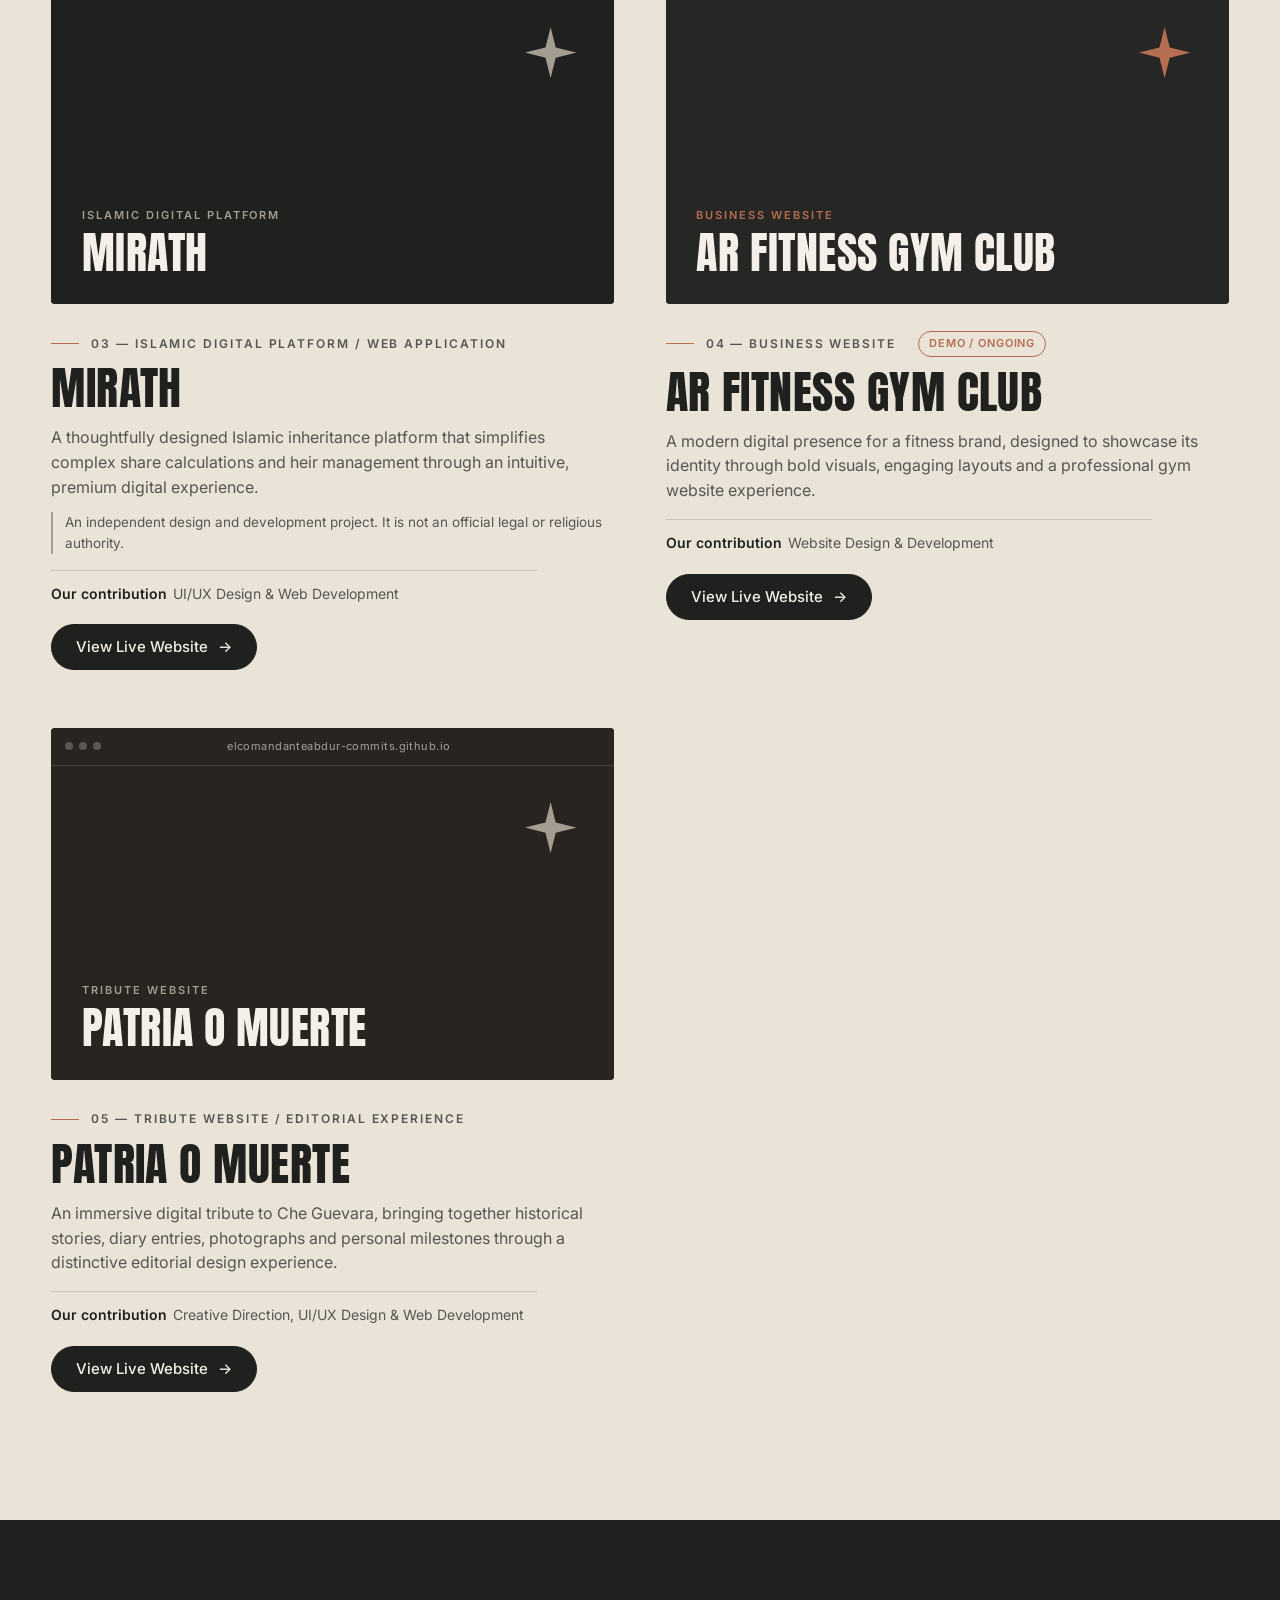
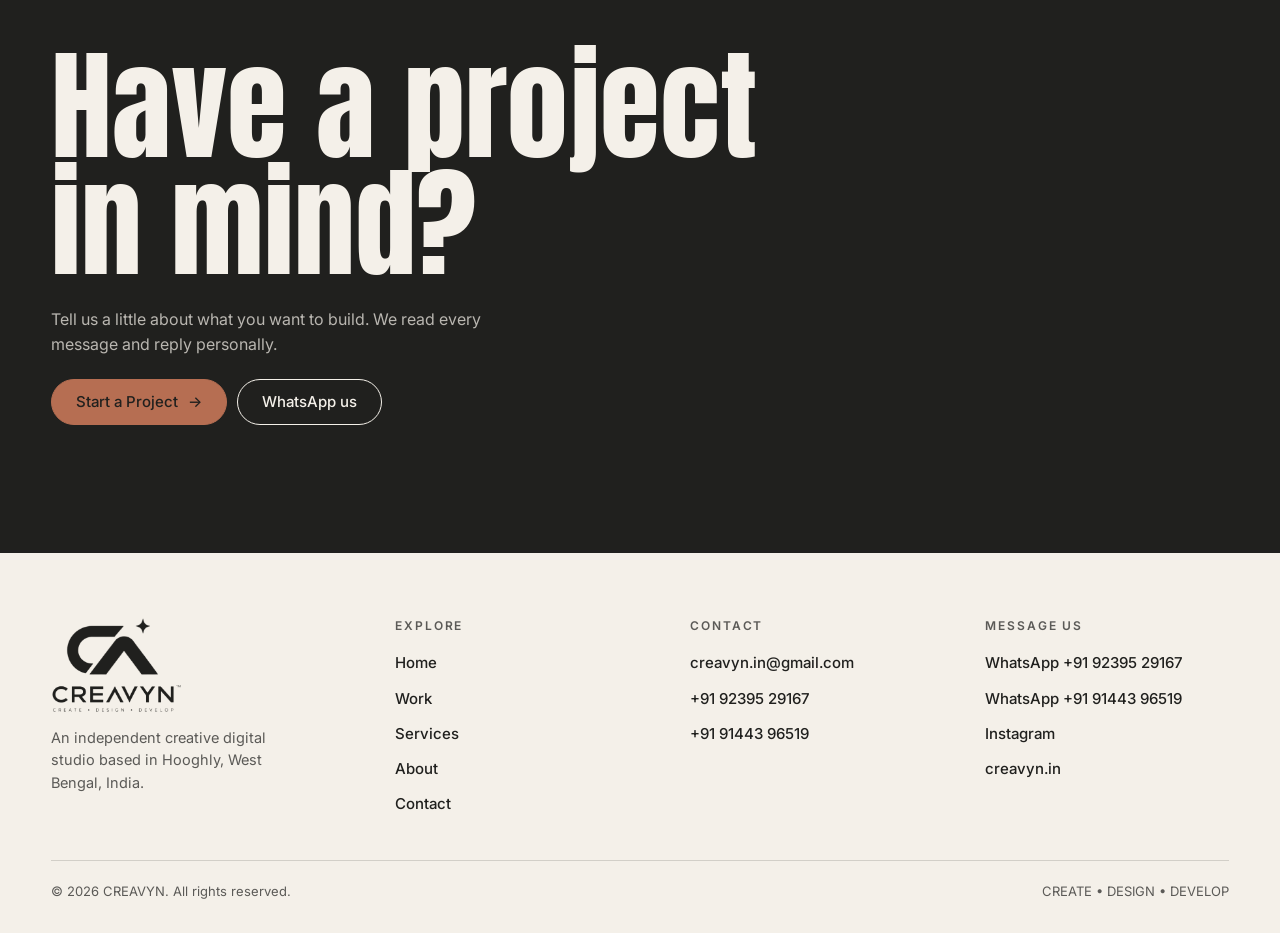
<file: work/index.html>
<!DOCTYPE html>
<html lang="en" data-page="work">
<head>
<meta charset="utf-8">
<meta name="viewport" content="width=device-width, initial-scale=1, viewport-fit=cover">
<title>Our Work | Websites &amp; Digital Experiences — CREAVYN</title>
<meta name="description" content="Selected CREAVYN projects: e-commerce stores, a web application, a demo business website and an editorial tribute site, each with a live link.">
<link rel="canonical" href="https://creavyn.in/work/">
<meta name="robots" content="index, follow, max-image-preview:large">
<meta name="theme-color" content="#F4F0E9">
<meta property="og:type" content="website">
<meta property="og:site_name" content="CREAVYN">
<meta property="og:title" content="Our Work | Websites &amp; Digital Experiences — CREAVYN">
<meta property="og:description" content="Selected CREAVYN projects: e-commerce stores, a web application, a demo business website and an editorial tribute site, each with a live link.">
<meta property="og:url" content="https://creavyn.in/work/">
<meta property="og:image" content="https://creavyn.in/assets/og-image.png">
<meta property="og:image:width" content="1200">
<meta property="og:image:height" content="630">
<meta property="og:image:alt" content="CREAVYN — CREATE • DESIGN • DEVELOP">
<meta property="og:locale" content="en_IN">
<meta name="twitter:card" content="summary_large_image">
<meta name="twitter:title" content="Our Work | Websites &amp; Digital Experiences — CREAVYN">
<meta name="twitter:description" content="Selected CREAVYN projects: e-commerce stores, a web application, a demo business website and an editorial tribute site, each with a live link.">
<meta name="twitter:image" content="https://creavyn.in/assets/og-image.png">
<link rel="icon" href="/favicon.ico" sizes="any">
<link rel="icon" type="image/png" sizes="32x32" href="/favicon-32.png">
<link rel="apple-touch-icon" href="/apple-touch-icon.png">
<link rel="manifest" href="/site.webmanifest">
<link rel="preconnect" href="https://fonts.googleapis.com">
<link rel="preconnect" href="https://fonts.gstatic.com" crossorigin>
<link href="https://fonts.googleapis.com/css2?family=Anton&family=Inter:wght@400;500;600&family=Instrument+Serif:ital@1&display=swap" rel="stylesheet">
<script>(function(){var d=document.documentElement;d.classList.add('js');try{var r=matchMedia('(prefers-reduced-motion:reduce)').matches;var t=+localStorage.getItem('creavyn-intro');if(d.dataset.page==='home'&&!r&&(!t||Date.now()-t>43200000))d.classList.add('intro-on')}catch(e){}})();</script>
<link rel="stylesheet" href="/styles.css">
<noscript><style>.hero-top,.info,.duo,.hero-bar,.strip,.header{opacity:1!important;transform:none!important}.hero-top{transform:translateX(-50%)!important}.ch i{transform:none!important}</style></noscript>

<script type="application/ld+json">{"@context":"https://schema.org","@graph":[{"@type":["Organization","ProfessionalService"],"@id":"https://creavyn.in/#organization","name":"CREAVYN","alternateName":["Creavyn Studio","CREAVYN Creative Studio"],"url":"https://creavyn.in/","logo":"https://creavyn.in/assets/logo-stacked.png","image":"https://creavyn.in/assets/og-image.png","description":"CREAVYN is an independent creative digital studio offering website design, website development, UI/UX design, branding and creative digital experiences.","slogan":"CREATE • DESIGN • DEVELOP","email":"creavyn.in@gmail.com","telephone":["+919239529167","+919144396519"],"sameAs":["https://www.instagram.com/creavyn.in?rpxt=MWdrcGI1ejdleTBnZA=="],"address":{"@type":"PostalAddress","addressLocality":"Hooghly","addressRegion":"West Bengal","addressCountry":"IN"},"areaServed":{"@type":"AdministrativeArea","name":"West Bengal, India"},"founder":[{"@id":"https://creavyn.in/about/#abdur-rahman-mallik"},{"@id":"https://creavyn.in/about/#arpan"}]},{"@type":"WebSite","@id":"https://creavyn.in/#website","url":"https://creavyn.in/","name":"CREAVYN","publisher":{"@id":"https://creavyn.in/#organization"},"inLanguage":"en"},{"@type":"CollectionPage","@id":"https://creavyn.in/work/#webpage","url":"https://creavyn.in/work/","name":"Our Work | Websites & Digital Experiences — CREAVYN","description":"Selected CREAVYN projects: e-commerce stores, a web application, a demo business website and an editorial tribute site, each with a live link.","isPartOf":{"@id":"https://creavyn.in/#website"},"about":{"@id":"https://creavyn.in/#organization"},"inLanguage":"en"},{"@type":"BreadcrumbList","itemListElement":[{"@type":"ListItem","position":1,"name":"Home","item":"https://creavyn.in/"},{"@type":"ListItem","position":2,"name":"Work","item":"https://creavyn.in/work/"}]},{"@type":"ItemList","name":"CREAVYN projects","itemListElement":[{"@type":"ListItem","position":1,"name":"ORÈVA","url":"https://orevastore.in"},{"@type":"ListItem","position":2,"name":"THE CHOCOLATE STORY","url":"https://thechocolatestory.in"},{"@type":"ListItem","position":3,"name":"MIRATH","url":"https://mallikabdurrahman37-hash.github.io/Mirath/entry.html"},{"@type":"ListItem","position":4,"name":"AR FITNESS GYM CLUB","url":"https://thechocolatestoryind-cell.github.io/A.r-gym-Dummy/"},{"@type":"ListItem","position":5,"name":"PATRIA O MUERTE","url":"https://elcomandanteabdur-commits.github.io/patria.o.muerte/index.html"}]}]}</script>
</head>
<body>
<a class="skip" href="#main">Skip to content</a>
<header class="header" id="top">
  <a class="logo" href="/" aria-label="CREAVYN home"><img src="/assets/logo-horizontal.png" alt="CREAVYN, create design develop" width="245" height="42"></a>
  <nav class="nav" id="nav" aria-label="Main">
    <a class="link" href="/">Home</a><a class="link" href="/work/" aria-current="page">Work</a><a class="link" href="/services/">Services</a><a class="link" href="/about/">About</a><a class="link" href="/contact/">Contact</a>
    <span class="nav-quick">
      <a class="icon-btn" href="https://wa.me/919239529167?text=Hi%20CREAVYN!%20I'm%20interested%20in%20discussing%20a%20project%20with%20your%20team.%20I'd%20like%20to%20know%20more%20about%20your%20services.%20Can%20we%20discuss%20my%20requirements%3F" target="_blank" rel="noopener noreferrer" aria-label="Message CREAVYN on WhatsApp (opens in a new tab)"><svg viewBox="0 0 24 24" aria-hidden="true"><path d="M12 2a10 10 0 0 0-8.6 15.1L2 22l5-1.3A10 10 0 1 0 12 2Zm0 1.8a8.2 8.2 0 1 1-4.2 15.3l-.3-.2-3 .8.8-2.9-.2-.3A8.2 8.2 0 0 1 12 3.8Zm-3 4c-.2 0-.5.1-.7.4-.3.3-1 1-1 2.4s1 2.8 1.2 3c.1.2 2 3.1 4.9 4.2 2.4.9 2.9.7 3.4.7.5-.1 1.700-.7 1.900-1.400.2-.7.2-1.200.2-1.400-.1-.1-.3-.2-.6-.3l-1.800-.9c-.2-.1-.4-.1-.6.100l-.8 1c-.1.2-.3.2-.6.1a6.700 6.700 0 0 1-3.300-2.900c-.2-.3 0-.4.200-.6l.4-.5.3-.4c.1-.2.100-.3 0-.5l-.8-2c-.2-.5-.4-.4-.6-.4Z"/></svg></a>
      <a class="icon-btn" href="mailto:creavyn.in@gmail.com" aria-label="Email CREAVYN"><svg viewBox="0 0 24 24" aria-hidden="true"><path d="M3 5h18a1 1 0 0 1 1 1v12a1 1 0 0 1-1 1H3a1 1 0 0 1-1-1V6a1 1 0 0 1 1-1Zm1 2v.5l8 5.300 8-5.300V7H4Zm16 2.900-8 5.300-8-5.300V17h16V9.900Z"/></svg></a>
    </span>
    <a class="btn solid" href="/contact/">Start a Project <span class="arr" aria-hidden="true">→</span></a>
    <span class="nav-contact">
      <a href="mailto:creavyn.in@gmail.com">Email</a>
      <a href="https://wa.me/919239529167?text=Hi%20CREAVYN!%20I'm%20interested%20in%20discussing%20a%20project%20with%20your%20team.%20I'd%20like%20to%20know%20more%20about%20your%20services.%20Can%20we%20discuss%20my%20requirements%3F" target="_blank" rel="noopener noreferrer">WhatsApp +91 92395 29167</a>
      <a href="https://wa.me/919144396519?text=Hi%20CREAVYN!%20I'm%20interested%20in%20discussing%20a%20project%20with%20your%20team.%20I'd%20like%20to%20know%20more%20about%20your%20services.%20Can%20we%20discuss%20my%20requirements%3F" target="_blank" rel="noopener noreferrer">WhatsApp +91 91443 96519</a>
      <a href="https://www.instagram.com/creavyn.in?rpxt=MWdrcGI1ejdleTBnZA==" target="_blank" rel="noopener noreferrer">Instagram</a>
    </span>
  </nav>
  <button class="menu-btn" id="menuBtn" type="button" aria-label="Open menu" aria-expanded="false" aria-controls="nav"><span></span><span></span></button>
</header>
<main id="main">

<section class="page-hero">
  <div class="wrap">
    <nav class="crumbs" aria-label="Breadcrumb"><a href="/">Home</a> / Work</nav>
    <h1 data-reveal="blur">Our work</h1>
    <p class="lead" data-reveal="up" style="--d:150">Five projects, from online stores to an editorial experience. Open any of them to see the live website.</p>
  </div>
</section>
<section class="alt" aria-label="Projects">
  <div class="wrap">
    <div class="project-grid">
      <article class="project project--wide" data-reveal="left" style="--d:0">
  <a class="project-media" href="https://orevastore.in" target="_blank" rel="noopener noreferrer" tabindex="-1" aria-hidden="true" data-parallax-img><div class="mock" role="img" aria-label="ORÈVA project preview card" style="--tone:#2b2622;--accent:#B66E52">
    <div class="mock-bar" aria-hidden="true"><i></i><i></i><i></i><span>orevastore.in</span></div>
    <div class="mock-body" aria-hidden="true"><svg class="mock-star" viewBox="0 0 100 100" aria-hidden="true"><path d="M50 0 60 40 100 50 60 60 50 100 40 60 0 50 40 40Z"/></svg><span class="mock-cat">E-commerce Website</span><span class="mock-title">ORÈVA</span></div>
  </div></a>
  <div class="project-body">
    <p class="eyebrow">01 — E-commerce Website</p>
    <h3>ORÈVA</h3>
    <p class="project-desc">A premium fashion and lifestyle e-commerce experience, featuring elegant product presentation, curated collections and a seamless shopping journey.</p>
    
    
    <p class="project-meta"><b>Our contribution</b>Website Design &amp; Creative Direction</p>
    <a class="btn solid" href="https://orevastore.in" target="_blank" rel="noopener noreferrer">View Live Website <span class="arr" aria-hidden="true">→</span><span class="sr"> — ORÈVA, opens in a new tab</span></a>
  </div>
</article><article class="project project--wide" data-reveal="right" style="--d:0">
  <a class="project-media" href="https://thechocolatestory.in" target="_blank" rel="noopener noreferrer" tabindex="-1" aria-hidden="true" data-parallax-img><div class="mock" role="img" aria-label="THE CHOCOLATE STORY project preview card" style="--tone:#3a261f;--accent:#B66E52">
    <div class="mock-bar" aria-hidden="true"><i></i><i></i><i></i><span>thechocolatestory.in</span></div>
    <div class="mock-body" aria-hidden="true"><svg class="mock-star" viewBox="0 0 100 100" aria-hidden="true"><path d="M50 0 60 40 100 50 60 60 50 100 40 60 0 50 40 40Z"/></svg><span class="mock-cat">E-commerce Website</span><span class="mock-title">THE CHOCOLATE STORY</span></div>
  </div></a>
  <div class="project-body">
    <p class="eyebrow">02 — E-commerce Website</p>
    <h3>THE CHOCOLATE STORY</h3>
    <p class="project-desc">We transformed an Instagram-based cake and chocolate business into a dedicated online store. A creative, thoughtfully designed e-commerce experience that brings their products to the digital marketplace.</p>
    <p class="project-hl">From Instagram to a complete online store.</p>
    
    <p class="project-meta"><b>Our contribution</b>Website Design &amp; Development</p>
    <a class="btn solid" href="https://thechocolatestory.in" target="_blank" rel="noopener noreferrer">View Live Website <span class="arr" aria-hidden="true">→</span><span class="sr"> — THE CHOCOLATE STORY, opens in a new tab</span></a>
  </div>
</article><article class="project project--grid" data-reveal="up" style="--d:0">
  <a class="project-media" href="https://mallikabdurrahman37-hash.github.io/Mirath/entry.html" target="_blank" rel="noopener noreferrer" tabindex="-1" aria-hidden="true" data-parallax-img><div class="mock" role="img" aria-label="MIRATH project preview card" style="--tone:#20201E;--accent:#A49D91">
    <div class="mock-bar" aria-hidden="true"><i></i><i></i><i></i><span>mallikabdurrahman37-hash.github.io</span></div>
    <div class="mock-body" aria-hidden="true"><svg class="mock-star" viewBox="0 0 100 100" aria-hidden="true"><path d="M50 0 60 40 100 50 60 60 50 100 40 60 0 50 40 40Z"/></svg><span class="mock-cat">Islamic Digital Platform</span><span class="mock-title">MIRATH</span></div>
  </div></a>
  <div class="project-body">
    <p class="eyebrow">03 — Islamic Digital Platform / Web Application</p>
    <h3>MIRATH</h3>
    <p class="project-desc">A thoughtfully designed Islamic inheritance platform that simplifies complex share calculations and heir management through an intuitive, premium digital experience.</p>
    
    <p class="project-note">An independent design and development project. It is not an official legal or religious authority.</p>
    <p class="project-meta"><b>Our contribution</b>UI/UX Design &amp; Web Development</p>
    <a class="btn solid" href="https://mallikabdurrahman37-hash.github.io/Mirath/entry.html" target="_blank" rel="noopener noreferrer">View Live Website <span class="arr" aria-hidden="true">→</span><span class="sr"> — MIRATH, opens in a new tab</span></a>
  </div>
</article><article class="project project--grid" data-reveal="up" style="--d:100">
  <a class="project-media" href="https://thechocolatestoryind-cell.github.io/A.r-gym-Dummy/" target="_blank" rel="noopener noreferrer" tabindex="-1" aria-hidden="true" data-parallax-img><div class="mock" role="img" aria-label="AR FITNESS GYM CLUB project preview card" style="--tone:#262624;--accent:#B66E52">
    <div class="mock-bar" aria-hidden="true"><i></i><i></i><i></i><span>thechocolatestoryind-cell.github.io</span></div>
    <div class="mock-body" aria-hidden="true"><svg class="mock-star" viewBox="0 0 100 100" aria-hidden="true"><path d="M50 0 60 40 100 50 60 60 50 100 40 60 0 50 40 40Z"/></svg><span class="mock-cat">Business Website</span><span class="mock-title">AR FITNESS GYM CLUB</span></div>
  </div></a>
  <div class="project-body">
    <p class="eyebrow">04 — Business Website<span class="badge">Demo / Ongoing</span></p>
    <h3>AR FITNESS GYM CLUB</h3>
    <p class="project-desc">A modern digital presence for a fitness brand, designed to showcase its identity through bold visuals, engaging layouts and a professional gym website experience.</p>
    
    
    <p class="project-meta"><b>Our contribution</b>Website Design &amp; Development</p>
    <a class="btn solid" href="https://thechocolatestoryind-cell.github.io/A.r-gym-Dummy/" target="_blank" rel="noopener noreferrer">View Live Website <span class="arr" aria-hidden="true">→</span><span class="sr"> — AR FITNESS GYM CLUB, opens in a new tab</span></a>
  </div>
</article><article class="project project--grid" data-reveal="up" style="--d:200">
  <a class="project-media" href="https://elcomandanteabdur-commits.github.io/patria.o.muerte/index.html" target="_blank" rel="noopener noreferrer" tabindex="-1" aria-hidden="true" data-parallax-img><div class="mock" role="img" aria-label="PATRIA O MUERTE project preview card" style="--tone:#2a2420;--accent:#A49D91">
    <div class="mock-bar" aria-hidden="true"><i></i><i></i><i></i><span>elcomandanteabdur-commits.github.io</span></div>
    <div class="mock-body" aria-hidden="true"><svg class="mock-star" viewBox="0 0 100 100" aria-hidden="true"><path d="M50 0 60 40 100 50 60 60 50 100 40 60 0 50 40 40Z"/></svg><span class="mock-cat">Tribute Website</span><span class="mock-title">PATRIA O MUERTE</span></div>
  </div></a>
  <div class="project-body">
    <p class="eyebrow">05 — Tribute Website / Editorial Experience</p>
    <h3>PATRIA O MUERTE</h3>
    <p class="project-desc">An immersive digital tribute to Che Guevara, bringing together historical stories, diary entries, photographs and personal milestones through a distinctive editorial design experience.</p>
    
    
    <p class="project-meta"><b>Our contribution</b>Creative Direction, UI/UX Design &amp; Web Development</p>
    <a class="btn solid" href="https://elcomandanteabdur-commits.github.io/patria.o.muerte/index.html" target="_blank" rel="noopener noreferrer">View Live Website <span class="arr" aria-hidden="true">→</span><span class="sr"> — PATRIA O MUERTE, opens in a new tab</span></a>
  </div>
</article>
    </div>
  </div>
</section>
<section class="dark contact-band" id="contact-preview" aria-labelledby="cta-h">
  <div class="wrap">
    <h2 id="cta-h" data-reveal="blur">Have a project in mind?</h2>
    <p class="lead" data-reveal="up" style="--d:120">Tell us a little about what you want to build. We read every message and reply personally.</p>
    <div class="cta-row" data-reveal="up" style="--d:200">
      <a class="btn solid" href="/contact/">Start a Project <span class="arr" aria-hidden="true">→</span></a>
      <a class="btn ghost" href="https://wa.me/919239529167?text=Hi%20CREAVYN!%20I'm%20interested%20in%20discussing%20a%20project%20with%20your%20team.%20I'd%20like%20to%20know%20more%20about%20your%20services.%20Can%20we%20discuss%20my%20requirements%3F" target="_blank" rel="noopener noreferrer">WhatsApp us<span class="sr"> (opens in a new tab)</span></a>
    </div>
    
  </div>
</section>
</main>
<footer>
  <div class="wrap">
    <div class="foot">
      <div><img src="/assets/logo-stacked.png" alt="CREAVYN, create design develop" width="131" height="96" loading="lazy"><p class="loc">An independent creative digital studio based in Hooghly, West Bengal, India.</p></div>
      <nav aria-label="Footer"><h2>Explore</h2><ul><li><a href="/">Home</a></li><li><a href="/work/">Work</a></li><li><a href="/services/">Services</a></li><li><a href="/about/">About</a></li><li><a href="/contact/">Contact</a></li></ul></nav>
      <div><h2>Contact</h2><ul>
        <li><a href="mailto:creavyn.in@gmail.com">creavyn.in@gmail.com</a></li>
        <li><a href="tel:+919239529167">+91 92395 29167</a></li><li><a href="tel:+919144396519">+91 91443 96519</a></li>
      </ul></div>
      <div><h2>Message us</h2><ul>
        <li><a href="https://wa.me/919239529167?text=Hi%20CREAVYN!%20I'm%20interested%20in%20discussing%20a%20project%20with%20your%20team.%20I'd%20like%20to%20know%20more%20about%20your%20services.%20Can%20we%20discuss%20my%20requirements%3F" target="_blank" rel="noopener noreferrer">WhatsApp +91 92395 29167<span class="sr"> (opens in a new tab)</span></a></li><li><a href="https://wa.me/919144396519?text=Hi%20CREAVYN!%20I'm%20interested%20in%20discussing%20a%20project%20with%20your%20team.%20I'd%20like%20to%20know%20more%20about%20your%20services.%20Can%20we%20discuss%20my%20requirements%3F" target="_blank" rel="noopener noreferrer">WhatsApp +91 91443 96519<span class="sr"> (opens in a new tab)</span></a></li>
        <li><a href="https://www.instagram.com/creavyn.in?rpxt=MWdrcGI1ejdleTBnZA==" target="_blank" rel="noopener noreferrer">Instagram<span class="sr"> (opens in a new tab)</span></a></li>
        <li><a href="https://creavyn.in">creavyn.in</a></li>
      </ul></div>
    </div>
    <div class="legal"><span>&copy; <span id="yr">2026</span> CREAVYN. All rights reserved.</span><span>CREATE • DESIGN • DEVELOP</span></div>
  </div>
</footer>

<script src="/main.js" defer></script>
</body>
</html>
</file>
<file: styles.css>
/* CREAVYN — shared styles. Tokens and hero rules carried over from the original index.html. */
:root{
  --charcoal:#20201E; --ivory:#F4F0E9; --terracotta:#B66E52; --stone:#A49D91; --sand:#E9E3D8;
  --ink-soft:rgba(32,32,30,.72);
  --line:rgba(32,32,30,.16);
  --pad:clamp(20px,4vw,56px);
  --nav:76px; --strip:60px;
  --ease:cubic-bezier(.2,.8,.2,1);
  --display:"Anton","Oswald","Bebas Neue",Impact,"Arial Narrow",sans-serif;
  --serif:"Instrument Serif",Georgia,"Times New Roman",serif;
  --body:"Inter",system-ui,-apple-system,"Segoe UI",Roboto,sans-serif;
}
*{box-sizing:border-box;margin:0;padding:0}
html{-webkit-text-size-adjust:100%;scroll-behavior:smooth;scroll-padding-top:calc(var(--nav) + 12px)}
body{background:var(--ivory);color:var(--charcoal);font-family:var(--body);font-size:16px;line-height:1.55;-webkit-font-smoothing:antialiased;overflow-x:hidden}
main,footer{overflow-x:clip}
img{display:block;max-width:100%;height:auto}
a{color:inherit;text-decoration:none}
ul,ol{list-style:none}
:focus-visible{outline:2px solid var(--terracotta);outline-offset:3px;border-radius:2px}
.dark :focus-visible,.contact-band :focus-visible{outline-color:var(--ivory)}
.sr{position:absolute!important;width:1px;height:1px;overflow:hidden;clip:rect(0 0 0 0);white-space:nowrap}
.skip{position:fixed;left:12px;top:-60px;z-index:200;background:var(--charcoal);color:var(--ivory);padding:12px 18px;border-radius:999px;transition:top .2s}
.skip:focus{top:12px}
em.ser{font-family:var(--serif);font-style:italic;font-weight:400;color:var(--terracotta);letter-spacing:0}

/* ---------- Header ---------- */
.header{position:fixed;inset:0 0 auto 0;z-index:30;height:var(--nav);padding:env(safe-area-inset-top) var(--pad) 0;display:flex;align-items:center;justify-content:space-between;box-sizing:content-box}
.header::before{content:"";position:absolute;inset:0;z-index:-1;background:rgba(244,240,233,.92);-webkit-backdrop-filter:blur(14px);backdrop-filter:blur(14px);box-shadow:0 1px 0 var(--line);opacity:0;transition:opacity .35s}
.header.scrolled::before,html:not([data-page="home"]) .header::before{opacity:1}
.header .logo img{height:40px;width:auto}
.nav{display:flex;align-items:center;gap:clamp(18px,2.6vw,40px);font-size:15px;font-weight:500}
.nav a.link{position:relative;padding:6px 0}
.nav a.link::after{content:"";position:absolute;left:0;right:0;bottom:0;height:1px;background:var(--charcoal);transform:scaleX(0);transform-origin:left;transition:transform .35s var(--ease)}
.nav a.link:hover::after,.nav a.link[aria-current="page"]::after{transform:scaleX(1)}
.nav a.link[aria-current="page"]{color:var(--terracotta)}
.nav a.link[aria-current="page"]::after{background:var(--terracotta)}
.nav-quick{display:flex;align-items:center;gap:8px}
.icon-btn{display:inline-flex;align-items:center;justify-content:center;width:44px;height:44px;border-radius:50%;border:1px solid var(--line);transition:background .3s,color .3s,border-color .3s,transform .2s}
.icon-btn:hover{background:var(--charcoal);color:var(--ivory);border-color:var(--charcoal)}
.icon-btn:active{transform:scale(.94)}
.icon-btn svg{width:20px;height:20px;fill:currentColor}
.nav-contact{display:none}
.menu-btn{display:none;width:44px;height:44px;border:0;background:none;cursor:pointer;position:relative;color:inherit}
.menu-btn span{position:absolute;left:11px;right:11px;height:2px;background:var(--charcoal);transition:transform .35s var(--ease),top .35s var(--ease)}
.menu-btn span:nth-child(1){top:17px}.menu-btn span:nth-child(2){top:25px}
.menu-open .menu-btn span:nth-child(1){top:21px;transform:rotate(45deg)}
.menu-open .menu-btn span:nth-child(2){top:21px;transform:rotate(-45deg)}

/* ---------- Buttons ---------- */
.btn{display:inline-flex;align-items:center;justify-content:center;gap:10px;min-height:46px;padding:0 24px;border-radius:999px;font-size:15px;font-weight:500;border:1px solid var(--charcoal);transition:background .3s,color .3s,border-color .3s,transform .2s var(--ease);cursor:pointer;font-family:inherit;line-height:1.2;text-align:center}
.btn:active{transform:scale(.97)}
.btn.solid{background:var(--charcoal);color:var(--ivory)}
.btn.solid:hover{background:var(--terracotta);border-color:var(--terracotta)}
.btn.ghost{background:transparent;color:var(--charcoal)}
.btn.ghost:hover{background:var(--charcoal);color:var(--ivory)}
.btn .arr{display:inline-block;transition:transform .3s var(--ease)}
.btn:hover .arr{transform:translateX(4px)}
.text-link{display:inline-flex;gap:8px;align-items:center;font-weight:500;border-bottom:1px solid currentColor;padding-bottom:2px;transition:color .25s}
.text-link:hover{color:var(--terracotta)}
.cta-row{display:flex;flex-wrap:wrap;gap:10px;margin-top:22px}

/* ---------- Hero (original concept preserved) ---------- */
.hero{position:relative;height:100vh;height:100svh;min-height:660px;max-height:1200px;overflow:hidden}
.word-wrap,.duo-wrap{position:absolute;left:0;right:0;will-change:transform}
.word-wrap{top:var(--word-top,190px);z-index:1;display:flex;justify-content:center;transition:transform .5s var(--ease);transform:translate3d(calc(var(--mx,0)*-14px),calc(var(--my,0)*-8px + var(--sy,0)*.22px),0)}
.ch{display:inline-block;clip-path:inset(-30% -10% 0 -10%)}
.ch i{display:block;font-style:normal;transform:translateY(105%)}
.word{font-family:var(--display);font-weight:400;color:var(--terracotta);line-height:.95;white-space:nowrap;letter-spacing:.005em;font-size:22vw}
.duo-wrap{bottom:0;z-index:2;height:78%;display:flex;justify-content:center;pointer-events:none;transition:transform .9s var(--ease);transform:translate3d(calc(var(--mx,0)*10px),0,0)}
.duo{height:100%;width:auto;max-width:none;opacity:0;transform:translateY(16%)}
.hero-top{position:absolute;z-index:6;top:calc(var(--nav) + 1.2svh);left:50%;width:min(780px,62vw);transform:translateX(-50%);text-align:center}
.hero-title{font-size:clamp(22px,2.5vw,38px);font-weight:600;line-height:1.12;letter-spacing:-.025em}
.hero-sub{margin:10px auto 0;max-width:52ch;font-size:15px;color:var(--ink-soft)}

.info{position:absolute;z-index:5;bottom:calc(var(--strip) + 92px);opacity:0;transform:translateY(22px)}
.info-left{left:var(--pad);width:clamp(240px,23vw,340px)}
.info-right{right:var(--pad);width:clamp(230px,21vw,310px)}
.slot{display:grid}
.fp{grid-area:1/1;visibility:hidden;opacity:0}
.fp.is-active{visibility:visible;opacity:1}
.fp-index{display:flex;align-items:center;gap:10px;font-size:13px;font-weight:500;letter-spacing:.08em;margin-bottom:14px}
.fp-index::before{content:"";width:28px;height:1px;background:var(--terracotta)}
.fp-index b{color:var(--terracotta);font-weight:500}
.fp-name{font-family:var(--display);font-weight:400;font-size:clamp(30px,3vw,46px);line-height:1;letter-spacing:.01em}
.fp-role{margin-top:8px;font-size:14px;font-weight:500;color:var(--terracotta)}
.fp-line{margin-top:14px;font-size:clamp(16px,1.3vw,19px);line-height:1.35;letter-spacing:-.01em;font-weight:500}
.fp-bio{font-size:14.5px;color:var(--ink-soft);margin-bottom:14px}
.stats{border-bottom:1px solid var(--line)}
.stats li{display:flex;align-items:baseline;gap:14px;padding:10px 0;border-top:1px solid var(--line);font-size:14px;color:var(--ink-soft)}
.stats strong{font-family:var(--display);font-weight:400;font-size:20px;line-height:1;color:var(--terracotta)}

.hero-bar{position:absolute;z-index:7;left:50%;bottom:calc(var(--strip) + 22px);transform:translateX(-50%);display:flex;align-items:center;gap:12px;opacity:0;white-space:nowrap}
.arrow{width:48px;height:48px;border-radius:50%;border:1px solid rgba(244,240,233,.55);background:var(--charcoal);color:var(--ivory);display:inline-flex;align-items:center;justify-content:center;cursor:pointer;transition:background .3s,color .3s,transform .25s var(--ease)}
.arrow svg{width:20px;height:20px;fill:none;stroke:currentColor;stroke-width:1.8;stroke-linecap:round;stroke-linejoin:round;transition:transform .3s var(--ease)}
.arrow:hover{background:var(--ivory);color:var(--charcoal)}
.arrow[data-dir="-1"]:hover svg{transform:translateX(-3px)}
.arrow[data-dir="1"]:hover svg{transform:translateX(3px)}
.arrow:active{transform:scale(.92)}
.hero-bar .btn{border-color:var(--ivory)}
.hero-bar .btn.solid{background:var(--terracotta);border-color:var(--terracotta);color:var(--charcoal)}
.hero-bar .btn.solid:hover{background:var(--ivory);border-color:var(--ivory)}
.hero-bar .btn.ghost{color:var(--ivory);background:rgba(32,32,30,.35)}
.hero-bar .btn.ghost:hover{background:var(--ivory);color:var(--charcoal)}
.hero-bar :focus-visible{outline-color:var(--ivory)}

.strip{position:absolute;left:0;right:0;bottom:0;height:var(--strip);z-index:4;background:var(--charcoal);color:var(--ivory);overflow:hidden;display:flex;align-items:center;opacity:0;transition:opacity .8s .9s}
.go .strip{opacity:1}
.track{display:flex;flex:none;white-space:nowrap;animation:slide 40s linear infinite}
.track span{font-family:var(--display);font-size:24px;letter-spacing:.08em;padding:0 22px;display:inline-flex;align-items:center;gap:44px}
.track span::after{content:"";width:14px;height:14px;background:var(--terracotta);clip-path:polygon(50% 0,60% 40%,100% 50%,60% 60%,50% 100%,40% 60%,0 50%,40% 40%)}
@keyframes slide{to{transform:translateX(-50%)}}

/* hero entrance (home only, JS enabled) */
html.js[data-page="home"] .header{opacity:0;transform:translateY(-14px)}
html.js .hero-top{opacity:0;transform:translate(-50%,14px)}
.go .header{opacity:1!important;transform:none!important;transition:opacity .8s .1s,transform .8s .1s var(--ease)}
.js.go .hero-top{opacity:1;transform:translateX(-50%);transition:opacity .9s .5s var(--ease),transform .9s .5s var(--ease)}
.go .ch i{transform:none;transition:transform 1s var(--ease);transition-delay:calc(.15s + var(--i)*.07s)}
.go .duo{opacity:1;transform:none;transition:opacity 1s .55s var(--ease),transform 1.4s .55s var(--ease)}
.go .info{opacity:1;transform:none;transition:opacity .9s var(--ease),transform .9s var(--ease)}
.go .info-left{transition-delay:1.15s}
.go .info-right{transition-delay:1.3s}
.go .hero-bar{opacity:1;transition:opacity .9s 1.4s var(--ease)}
.js:not(.go) .ch i{transform:translateY(105%)}

/* ---------- Brand intro ---------- */
.intro{display:none}
.intro-on .intro{display:grid;place-items:center;position:fixed;inset:0;z-index:100;background:var(--charcoal);pointer-events:none;animation:introOut .55s 1.45s var(--ease) forwards}
.intro-inner{display:flex;flex-direction:column;align-items:center;gap:22px;padding:24px}
.intro-mark{width:clamp(110px,16vw,170px);aspect-ratio:574/361;background:var(--ivory);-webkit-mask:url(/assets/logo-mark.png) center/contain no-repeat;mask:url(/assets/logo-mark.png) center/contain no-repeat;clip-path:inset(0 100% 0 0);animation:wipe .8s .1s var(--ease) forwards}
.intro-line{width:min(220px,50vw);height:1px;background:var(--terracotta);transform:scaleX(0);animation:draw .7s .45s var(--ease) forwards}
.intro-tag{font-size:12px;letter-spacing:.34em;color:var(--ivory);font-weight:500;opacity:0;transform:translateY(8px);animation:rise .6s .8s var(--ease) forwards;text-align:center}
@keyframes wipe{to{clip-path:inset(0 0 0 0)}}
@keyframes draw{to{transform:scaleX(1)}}
@keyframes rise{to{opacity:1;transform:none}}
@keyframes introOut{to{transform:translateY(-100%);visibility:hidden}}

/* ---------- Sections ---------- */
section{padding:clamp(72px,10vw,150px) var(--pad)}
.wrap{max-width:1320px;margin:0 auto}
.eyebrow{display:inline-flex;align-items:center;gap:12px;font-size:12px;font-weight:600;letter-spacing:.16em;text-transform:uppercase;color:var(--ink-soft)}
.eyebrow::before{content:"";width:28px;height:1px;background:var(--terracotta)}
.sec-head{display:grid;grid-template-columns:1fr 1fr;gap:var(--pad);align-items:end;margin-bottom:clamp(36px,5vw,72px)}
.sec-head h2,.h-xl{font-family:var(--display);font-weight:400;font-size:clamp(40px,6.2vw,92px);line-height:1;letter-spacing:.005em}
.sec-head p{max-width:46ch;color:var(--ink-soft);justify-self:end}
.sec-head .eyebrow{grid-column:1/-1;margin-bottom:-12px}
.alt{background:var(--sand)}
.dark{background:var(--charcoal);color:var(--ivory)}
.dark .eyebrow,.dark .sec-head p{color:rgba(244,240,233,.7)}

/* intro statement */
.statement{display:grid;grid-template-columns:.8fr 2fr;gap:var(--pad)}
.statement-text{font-size:clamp(26px,3.5vw,54px);line-height:1.14;letter-spacing:-.025em;font-weight:500}
.statement-meta{display:grid;grid-template-columns:repeat(3,1fr);gap:var(--pad);margin-top:clamp(32px,4vw,56px);padding-top:24px;border-top:1px solid var(--line);font-size:14px;color:var(--ink-soft)}
.statement-meta b{display:block;color:var(--charcoal);font-weight:600;margin-bottom:4px}

/* services rows */
.rows{border-top:1px solid var(--charcoal)}
.row{display:grid;grid-template-columns:70px 1fr 1.2fr;gap:var(--pad);align-items:baseline;padding:clamp(22px,2.6vw,36px) 0;border-bottom:1px solid var(--line);transition:padding .4s var(--ease)}
.row-n{font-size:13px;font-weight:600;color:var(--terracotta);letter-spacing:.08em}
.row h3{font-family:var(--display);font-weight:400;font-size:clamp(28px,3.2vw,48px);line-height:1;letter-spacing:.01em;transition:color .3s}
.row p{color:var(--ink-soft);max-width:52ch}
.row .value{margin-top:8px;color:var(--charcoal);font-weight:500;font-size:15px}
.row ul{margin-top:14px;display:flex;flex-wrap:wrap;gap:8px}
.row li{font-size:13.5px;padding:5px 14px;border:1px solid var(--line);border-radius:999px}
.row:hover{padding-left:12px}
.row:hover h3{color:var(--terracotta)}
.rows.compact .row{grid-template-columns:70px 1fr 1.2fr;padding:20px 0}
.rows.compact .row h3{font-size:clamp(24px,2.6vw,38px)}

/* projects */
.project-grid{display:grid;grid-template-columns:repeat(2,1fr);gap:clamp(36px,4.5vw,64px) var(--pad)}
.project{display:flex;flex-direction:column;gap:22px}
.project--wide{grid-column:1/-1;display:grid;grid-template-columns:1.35fr 1fr;gap:var(--pad);align-items:center}
.project--wide:nth-child(even){grid-template-columns:1fr 1.35fr}
.project--wide:nth-child(even) .project-media{order:2}
.project-media .mock{position:absolute;inset:0;height:auto}
.project--grid .mock-title{font-size:clamp(26px,3.4vw,52px)}
.project-media{position:relative;display:block;overflow:hidden;border-radius:4px;background:var(--charcoal);aspect-ratio:16/10;isolation:isolate}
.project-media img,.mock{width:100%;height:100%;object-fit:cover;transition:transform .9s var(--ease)}
.project-media:hover img,.project-media:hover .mock{transform:scale(1.035)}
.mock{display:flex;flex-direction:column;background:var(--tone,#20201E);color:var(--ivory)}
.mock-bar{display:flex;align-items:center;gap:6px;padding:10px 14px;border-bottom:1px solid rgba(244,240,233,.14);font-size:11px;letter-spacing:.04em;color:rgba(244,240,233,.6)}
.mock-bar i{width:8px;height:8px;border-radius:50%;background:rgba(244,240,233,.25)}
.mock-bar span{margin-left:10px;flex:1;text-align:center;padding-right:40px}
.mock-body{flex:1;position:relative;display:flex;flex-direction:column;justify-content:flex-end;padding:clamp(16px,2.4vw,34px)}
.mock-cat{font-size:11px;letter-spacing:.18em;text-transform:uppercase;color:var(--accent,#B66E52);font-weight:600}
.mock-title{font-family:var(--display);font-size:clamp(34px,6.4vw,96px);line-height:.96;margin-top:8px;letter-spacing:.01em}
.mock-star{position:absolute;right:clamp(16px,3vw,40px);top:clamp(16px,3vw,36px);width:clamp(26px,4vw,52px);height:auto;fill:var(--accent,#B66E52)}
.project-body .eyebrow{margin-bottom:12px}
.project h3{font-family:var(--display);font-weight:400;font-size:clamp(30px,3.6vw,56px);line-height:1;letter-spacing:.01em}
.project-desc{margin-top:14px;color:var(--ink-soft);max-width:54ch}
.project-hl{margin-top:14px;font-family:var(--serif);font-style:italic;font-size:clamp(20px,1.8vw,26px);line-height:1.2;color:var(--terracotta)}
.project-note{margin-top:12px;font-size:13.5px;color:var(--ink-soft);border-left:2px solid var(--stone);padding-left:12px}
.project-meta{margin-top:16px;padding-top:12px;border-top:1px solid var(--line);font-size:14px;color:var(--ink-soft);max-width:54ch}
.project-meta b{color:var(--charcoal);font-weight:600;margin-right:6px}
.project .btn{margin-top:20px}
.badge{display:inline-block;margin-left:10px;padding:3px 10px;border:1px solid var(--terracotta);color:var(--terracotta);border-radius:999px;font-size:11px;letter-spacing:.08em;text-transform:uppercase;font-weight:600;vertical-align:middle}

/* process */
.steps{display:grid;grid-template-columns:repeat(4,1fr);border-top:1px solid rgba(244,240,233,.35)}
.step{padding:28px 24px 8px 0}
.step+.step{padding-left:24px;border-left:1px solid rgba(244,240,233,.18)}
.step-n{font-family:var(--display);font-size:clamp(44px,5vw,76px);line-height:1;color:var(--terracotta)}
.step h3{margin-top:18px;font-size:20px;font-weight:600}
.step p{margin-top:8px;color:rgba(244,240,233,.72);font-size:15px}

/* founders block */
.founders{display:grid;grid-template-columns:1fr 1.1fr;gap:var(--pad);align-items:center}
.portrait{position:relative;background:var(--charcoal);border-radius:4px;overflow:hidden;aspect-ratio:4/4.6;display:flex;align-items:flex-end;justify-content:center}
.portrait::before{content:"";position:absolute;inset:8% 10% auto auto;width:46%;aspect-ratio:1;border:1px solid rgba(244,240,233,.22);border-radius:50%}
.portrait::after{content:"";position:absolute;left:8%;right:8%;bottom:0;top:52%;border-top:1px solid rgba(182,110,82,.7);pointer-events:none}
.portrait picture{display:contents}
/* FOUNDER IMAGE FIT: change height % to make the photo bigger/smaller inside the dark box */
.portrait img{position:relative;z-index:1;height:92%;width:auto;max-width:none;will-change:transform;transform:translate3d(0,calc(var(--py,0)*1px),0)}
.founder-list li{padding:26px 0;border-top:1px solid var(--line)}
.founder-list li:last-child{border-bottom:1px solid var(--line)}
.founder-list h3{font-family:var(--display);font-weight:400;font-size:clamp(30px,3.4vw,52px);line-height:1}
.founder-list .role{margin-top:6px;color:var(--terracotta);font-weight:500;font-size:15px}
.founder-list p{margin-top:10px;color:var(--ink-soft);max-width:54ch}

/* contact band + preview */
.contact-band h2{font-family:var(--display);font-weight:400;font-size:clamp(48px,9.5vw,150px);line-height:.96;max-width:12ch}
.contact-band .lead{margin-top:26px;max-width:46ch;color:rgba(244,240,233,.72)}
.contact-band .btn{border-color:var(--ivory)}
.contact-band .btn.solid{background:var(--terracotta);border-color:var(--terracotta);color:var(--charcoal)}
.contact-band .btn.solid:hover{background:var(--ivory);border-color:var(--ivory)}
.contact-band .btn.ghost{color:var(--ivory)}
.contact-band .btn.ghost:hover{background:var(--ivory);color:var(--charcoal)}
.contact-grid{display:grid;grid-template-columns:repeat(4,1fr);gap:var(--pad);margin-top:clamp(48px,6vw,88px);padding-top:28px;border-top:1px solid rgba(244,240,233,.25)}
.contact-grid h3{font-size:12px;letter-spacing:.16em;text-transform:uppercase;font-weight:600;color:var(--stone);margin-bottom:12px}
.contact-grid li{margin-bottom:6px}
.contact-grid a{display:inline-block;padding:4px 0;border-bottom:1px solid transparent;transition:color .25s,border-color .25s;overflow-wrap:anywhere}
.contact-grid a:hover{color:var(--terracotta);border-color:currentColor}
.contact-grid .sub{font-size:13.5px;color:rgba(244,240,233,.6)}

/* page hero (sub pages) */
.page-hero{padding-top:calc(var(--nav) + clamp(48px,8vw,110px));padding-bottom:clamp(40px,6vw,80px)}
.page-hero h1{font-family:var(--display);font-weight:400;font-size:clamp(52px,10vw,160px);line-height:.95;letter-spacing:.005em;margin-top:18px;max-width:14ch}
.page-hero .lead{margin-top:26px;max-width:56ch;font-size:clamp(17px,1.5vw,21px);color:var(--ink-soft)}
.crumbs{font-size:13px;color:var(--ink-soft)}
.crumbs a:hover{color:var(--terracotta)}
.prose{display:grid;grid-template-columns:.8fr 2fr;gap:var(--pad)}
.prose p{font-size:clamp(17px,1.4vw,20px);color:var(--ink-soft);max-width:62ch;margin-bottom:1.1em}
.prose p.big{font-size:clamp(26px,3vw,44px);line-height:1.15;color:var(--charcoal);font-weight:500;letter-spacing:-.025em}
.values{display:grid;grid-template-columns:repeat(3,1fr);gap:var(--pad);margin-top:clamp(40px,5vw,72px)}
.values li{border-top:1px solid var(--charcoal);padding-top:16px}
.values h3{font-size:20px;font-weight:600}
.values p{margin-top:6px;color:var(--ink-soft);font-size:15px}
.founder-detail{display:grid;grid-template-columns:70px 1fr 1.2fr;gap:var(--pad);padding:clamp(28px,3.4vw,48px) 0;border-top:1px solid var(--charcoal)}
.founder-detail:last-child{border-bottom:1px solid var(--line)}
.founder-detail h3{font-family:var(--display);font-weight:400;font-size:clamp(32px,4vw,60px);line-height:1}
.founder-detail .role{color:var(--terracotta);font-weight:500;margin-top:8px}
.founder-detail p{color:var(--ink-soft);max-width:54ch}
.founder-detail ul{margin-top:14px;display:flex;flex-wrap:wrap;gap:8px}
.founder-detail li{font-size:13.5px;padding:5px 14px;border:1px solid var(--line);border-radius:999px}

/* contact page */
.contact-layout{display:grid;grid-template-columns:1fr 1fr;gap:clamp(32px,6vw,96px);align-items:start}
.method{padding:22px 0;border-top:1px solid var(--line)}
.method:last-child{border-bottom:1px solid var(--line)}
.method h2{font-size:12px;letter-spacing:.16em;text-transform:uppercase;font-weight:600;color:var(--ink-soft);margin-bottom:10px}
.method .big-link{font-family:var(--display);font-size:clamp(26px,3vw,42px);line-height:1.1;overflow-wrap:anywhere;transition:color .25s}
.method .big-link:hover{color:var(--terracotta)}
.method .pair{display:flex;flex-wrap:wrap;gap:10px;margin-top:8px}
.method .num{font-weight:600;margin-top:14px}
.method .btn{min-height:44px;padding:0 20px;font-size:14.5px}
.method .note{margin-top:10px;font-size:14px;color:var(--ink-soft)}
.form{display:grid;gap:18px;background:var(--sand);padding:clamp(22px,3vw,40px);border-radius:4px}
.form h2{font-family:var(--display);font-weight:400;font-size:clamp(30px,3.2vw,46px);line-height:1}
.form p.hint{font-size:14.5px;color:var(--ink-soft);margin-top:-8px}
.field{display:grid;gap:6px}
.field label{font-size:13.5px;font-weight:600}
.field input,.field select,.field textarea{font:inherit;font-size:16px;color:var(--charcoal);background:var(--ivory);border:1px solid rgba(32,32,30,.35);border-radius:4px;padding:12px 14px;min-height:46px;width:100%}
.field textarea{min-height:130px;resize:vertical}
.field input:focus,.field select:focus,.field textarea:focus{outline:2px solid var(--terracotta);outline-offset:1px;border-color:var(--terracotta)}
.field .err{color:#8a3a22;font-size:13px;min-height:1em}
.form .cta-row{margin-top:0}
.form-status{font-size:14px;color:var(--ink-soft);min-height:1.4em}

/* footer */
footer{padding:clamp(40px,5vw,72px) var(--pad) calc(32px + env(safe-area-inset-bottom))}
.foot{display:grid;grid-template-columns:1.2fr 1fr 1fr 1fr;gap:var(--pad);align-items:start}
.foot img{height:96px;width:auto}
.foot h2{font-size:12px;letter-spacing:.16em;text-transform:uppercase;font-weight:600;color:var(--ink-soft);margin-bottom:12px}
.foot li{margin-bottom:4px}
.foot a{display:inline-block;padding:4px 0;font-size:15px;font-weight:500;overflow-wrap:anywhere}
.foot a:hover{color:var(--terracotta)}
.foot .loc{font-size:14.5px;color:var(--ink-soft);margin-top:14px;max-width:26ch}
.legal{margin-top:36px;padding-top:20px;border-top:1px solid var(--line);font-size:13px;color:var(--ink-soft);display:flex;justify-content:space-between;gap:16px;flex-wrap:wrap}

/* ---------- Scroll reveal (JS only; content visible without JS) ---------- */
.js [data-reveal]{opacity:0;transition:opacity .9s var(--ease),transform 1s var(--ease),filter .9s var(--ease),clip-path 1.1s var(--ease);transition-delay:calc(var(--d,0)*1ms);will-change:opacity,transform}
.js [data-reveal="up"]{transform:translate3d(0,36px,0)}
.js [data-reveal="left"]{transform:translate3d(-48px,0,0)}
.js [data-reveal="right"]{transform:translate3d(48px,0,0)}
.js [data-reveal="scale"]{transform:scale(.94)}
.js [data-reveal="blur"]{transform:translate3d(0,16px,0);filter:blur(8px)}
.js [data-reveal].in{opacity:1;transform:none;filter:none;will-change:auto}

/* page transition (real navigation, progressive enhancement) */
@view-transition{navigation:auto}
::view-transition-old(root){animation:vtOut .25s ease both}
::view-transition-new(root){animation:vtIn .35s ease both}
@keyframes vtOut{to{opacity:0}}
@keyframes vtIn{from{opacity:0}}

/* ---------- Tablet (641–1024): own layout ---------- */
@media (max-width:1024px){
  :root{--nav:68px}
  .header .logo img{height:34px}
  .menu-btn{display:block;position:relative;z-index:60}
  .nav-quick{display:none}
  .nav{position:fixed;inset:0;background:var(--ivory);flex-direction:column;justify-content:center;align-items:center;gap:20px;font-size:clamp(32px,6vw,44px);font-family:var(--display);letter-spacing:.01em;opacity:0;visibility:hidden;transition:opacity .35s,visibility .35s;padding:calc(var(--nav) + 20px) var(--pad) 32px;overflow-y:auto}
  .nav>*{opacity:0;transform:translateY(18px);transition:opacity .5s var(--ease),transform .5s var(--ease)}
  .menu-open .nav{opacity:1;visibility:visible}
  .menu-open .nav>*{opacity:1;transform:none;transition-delay:calc(var(--i,0)*60ms + 120ms)}
  .nav .btn{font-family:var(--body);font-size:16px;margin-top:6px}
  .nav a.link{min-height:44px;display:inline-flex;align-items:center}
  .nav-contact{display:flex;flex-wrap:wrap;gap:10px;justify-content:center;font-family:var(--body);font-size:15px;margin-top:10px}
  .nav-contact a{display:inline-flex;align-items:center;min-height:44px;padding:0 16px;border:1px solid var(--line);border-radius:999px}
  .menu-open .header{z-index:50}
  .menu-open .logo{position:relative;z-index:61}
  .menu-open .header::before{opacity:0}

  .hero{height:auto;min-height:100svh;max-height:none;display:flex;flex-direction:column;padding-top:calc(var(--nav) + env(safe-area-inset-top) + 2.5svh)}
  .hero-top{position:relative;order:1;top:auto;left:auto;width:auto;transform:none;padding:0 var(--pad);text-align:left;margin-bottom:2vw}
  .js.go .hero-top,html.js .hero-top{transform:none}
  .hero-title{font-size:clamp(28px,6vw,48px)}
  .hero-sub{margin-left:0;font-size:15.5px}
  .word-wrap,.duo-wrap{position:relative;inset:auto}
  .word-wrap{order:2;padding:0 3vw;transform:none}
  .duo-wrap{order:3;height:auto;margin-top:1vw;transform:none}
  .duo{height:auto;width:min(94vw,600px);aspect-ratio:594/560;object-fit:cover;object-position:top}
  .hero-bar{order:4;position:relative;left:auto;bottom:auto;transform:none;display:grid;grid-template-columns:1fr 1fr;gap:10px;padding:18px var(--pad) 22px;margin-top:-6px;background:var(--charcoal);white-space:normal;opacity:1}
  .hero-bar .btn{width:100%;padding:0 12px}
  .hero-bar .arrow{grid-row:2;border-color:rgba(244,240,233,.6)}
  .hero-bar .arrow[data-dir="-1"]{justify-self:end;margin-right:2px}
  .hero-bar .arrow[data-dir="1"]{justify-self:start;margin-left:2px}
  .info{position:relative;inset:auto;width:auto;padding:0 var(--pad)}
  .info-left{order:5;margin-top:30px}
  .info-right{order:6;margin:26px 0 calc(40px + env(safe-area-inset-bottom))}
  .info-left,.info-right{width:auto}
  .strip{order:7;position:relative;flex:none;--strip:52px}
  .track span{font-size:21px;gap:34px}
  .sec-head{grid-template-columns:1fr;align-items:start}
  .sec-head p{justify-self:start}
  .statement,.prose,.founders,.contact-layout{grid-template-columns:1fr}
  .project--wide,.project--wide:nth-child(even){grid-template-columns:1fr}
  .project--wide:nth-child(even) .project-media{order:0}
  .steps{grid-template-columns:repeat(2,1fr)}
  .step:nth-child(3){padding-left:0;border-left:0}
  .step:nth-child(n+3){border-top:1px solid rgba(244,240,233,.18);margin-top:24px}
  .contact-grid{grid-template-columns:repeat(2,1fr)}
  .foot{grid-template-columns:1fr 1fr}
  .row,.rows.compact .row{grid-template-columns:50px 1fr;gap:10px var(--pad)}
  .row>div:last-child{grid-column:2}
  .row:hover{padding-left:0}
  .founder-detail{grid-template-columns:1fr}
  .portrait{aspect-ratio:4/4.4}
}
@media (min-width:641px) and (max-width:1024px){
  .hero-bar{padding-top:22px}
  .info-left,.info-right{padding:0 var(--pad)}
  .hero .info{display:block}
  .founder-split{display:grid;grid-template-columns:1fr 1fr}
}

/* ---------- Mobile ---------- */
@media (max-width:640px){
  .js [data-reveal="left"]{transform:translate3d(-24px,0,0)}
  .js [data-reveal="right"]{transform:translate3d(24px,0,0)}
  .project-grid{grid-template-columns:1fr}
  .project--wide{grid-column:auto}
  .statement-meta,.values{grid-template-columns:1fr}
  .steps{grid-template-columns:1fr}
  .step,.step+.step{padding-left:0;border-left:0}
  .step+.step{border-top:1px solid rgba(244,240,233,.18);margin-top:20px}
  .contact-grid{grid-template-columns:1fr}
  .foot{grid-template-columns:1fr}
  .cta-row .btn{flex:1 1 100%}
  .foot img{height:80px}
  .page-hero h1{font-size:clamp(46px,15vw,80px)}
  .mock-title{font-size:clamp(30px,11vw,56px)}
}
@media (min-width:1025px) and (max-height:760px){
  .fp-bio,.hero-sub{display:none}
  .info{bottom:calc(var(--strip) + 84px)}
  .fp-line{font-size:15.5px}
  .stats li{padding:7px 0}
}
@media (prefers-reduced-motion:reduce){
  .track{animation:none}
  *,*::before,*::after{transition-duration:.01ms!important;transition-delay:0s!important;animation-duration:.01ms!important;animation-delay:0s!important;scroll-behavior:auto!important}
  .header,.info,.duo,.ch i,.hero-top,.hero-bar,.strip{opacity:1!important;transform:none!important}
  .hero-top{transform:translateX(-50%)!important}
  .js [data-reveal]{opacity:1!important;transform:none!important;filter:none!important;clip-path:none!important}
  ::view-transition-old(root),::view-transition-new(root){animation:none}
}
@media (prefers-reduced-motion:reduce) and (max-width:1024px){.hero-top{transform:none!important}}
</file>
